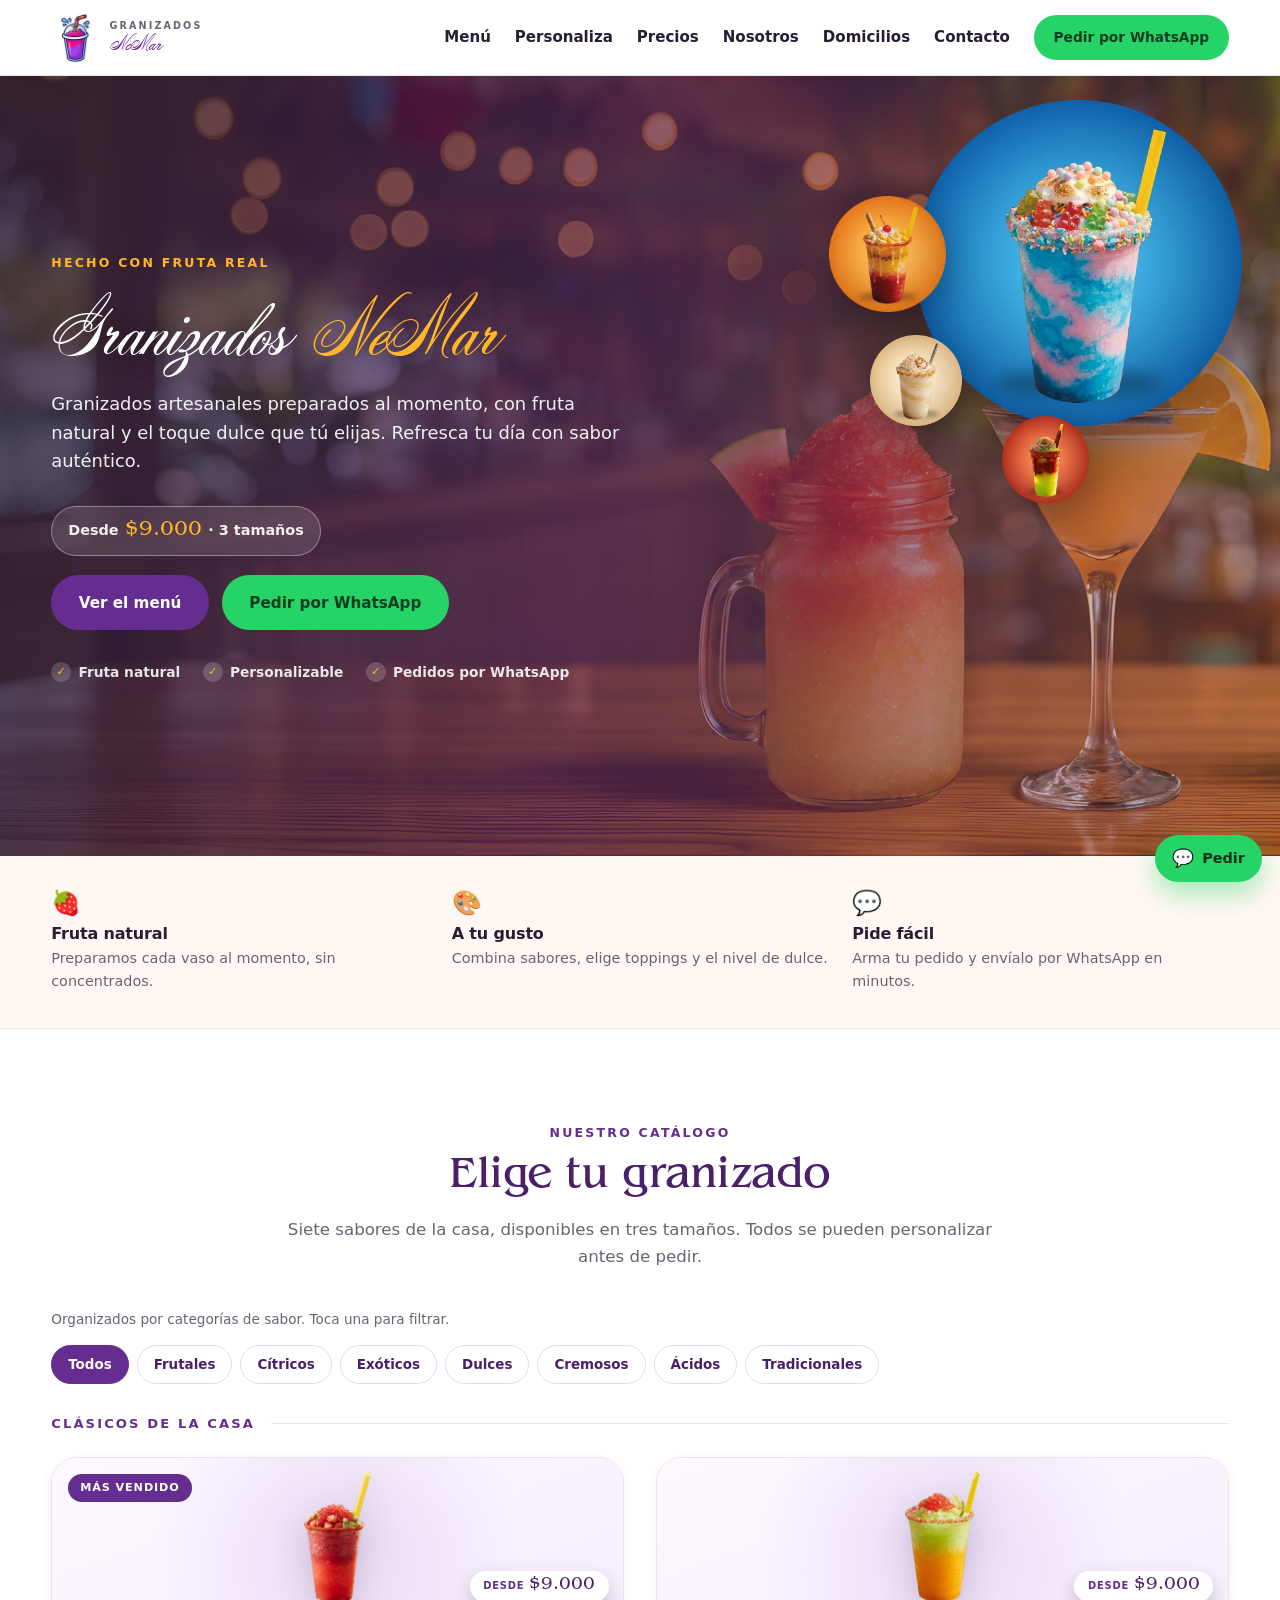
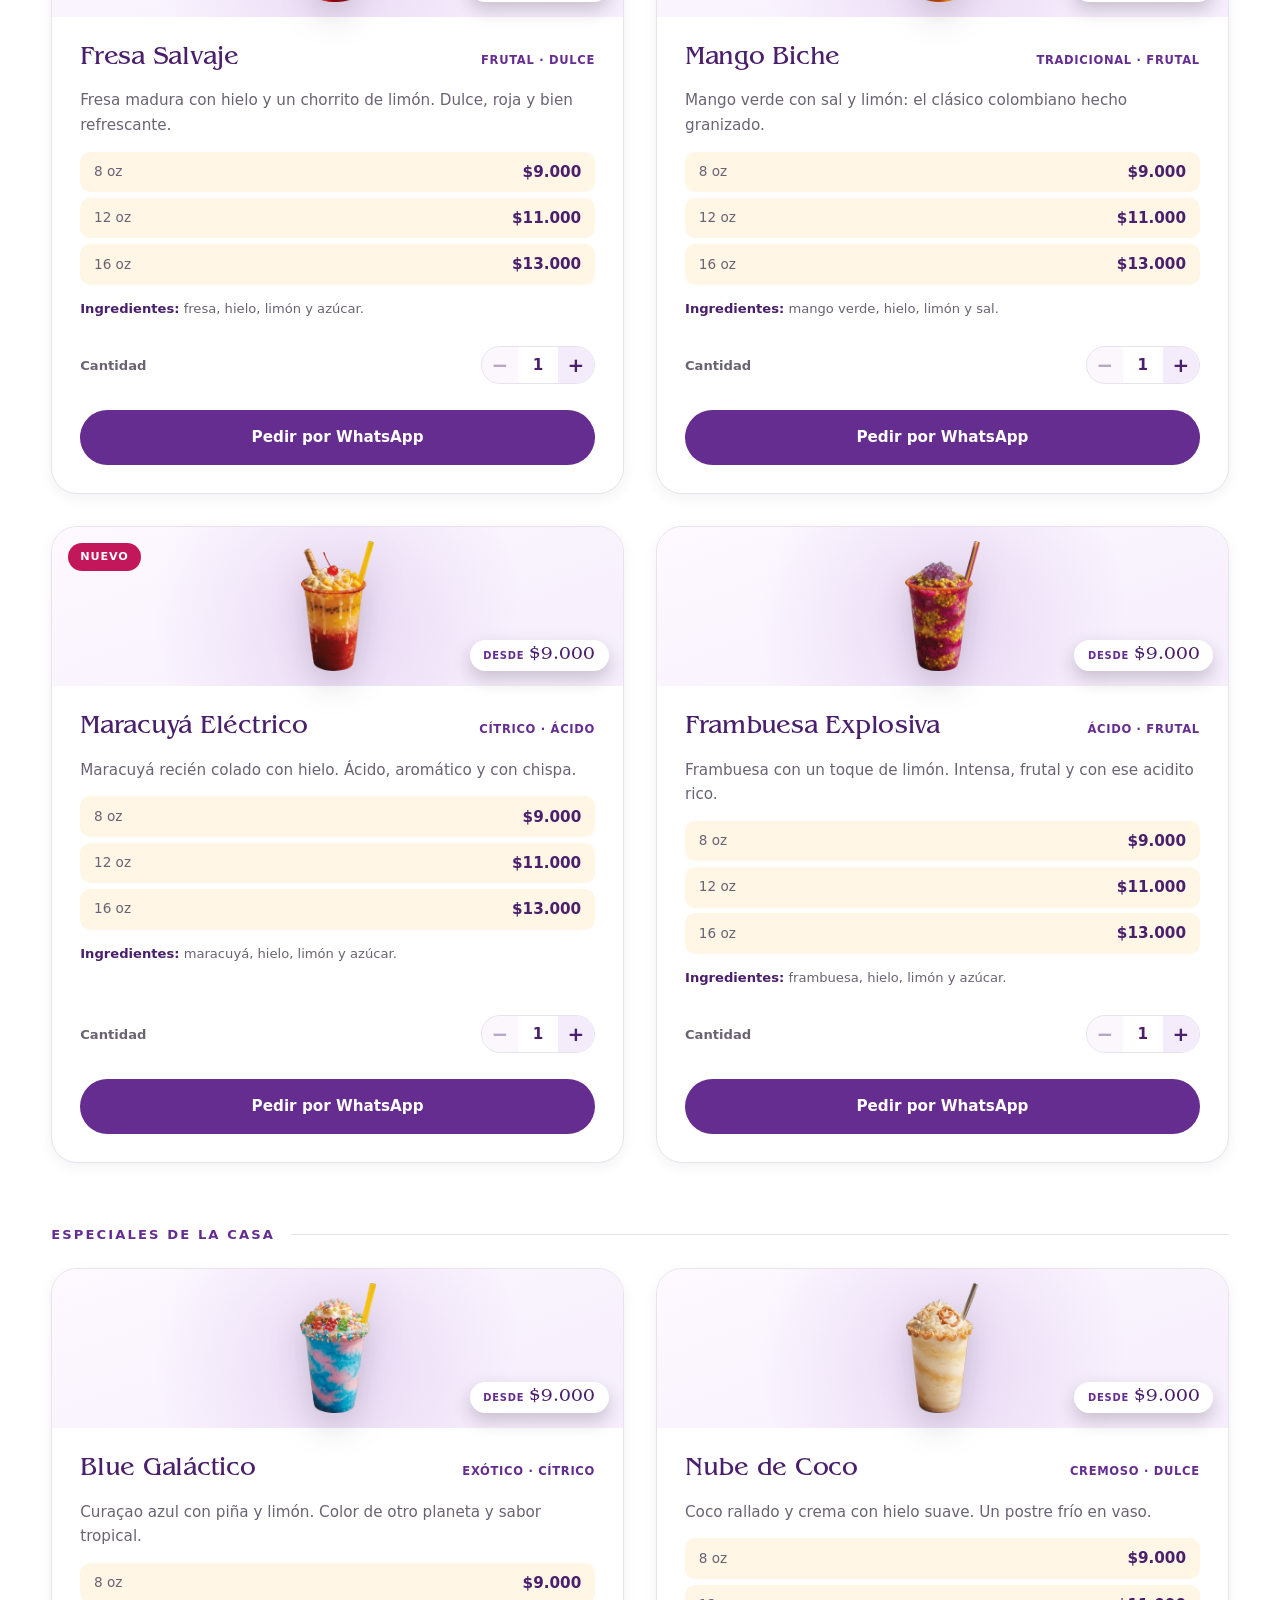
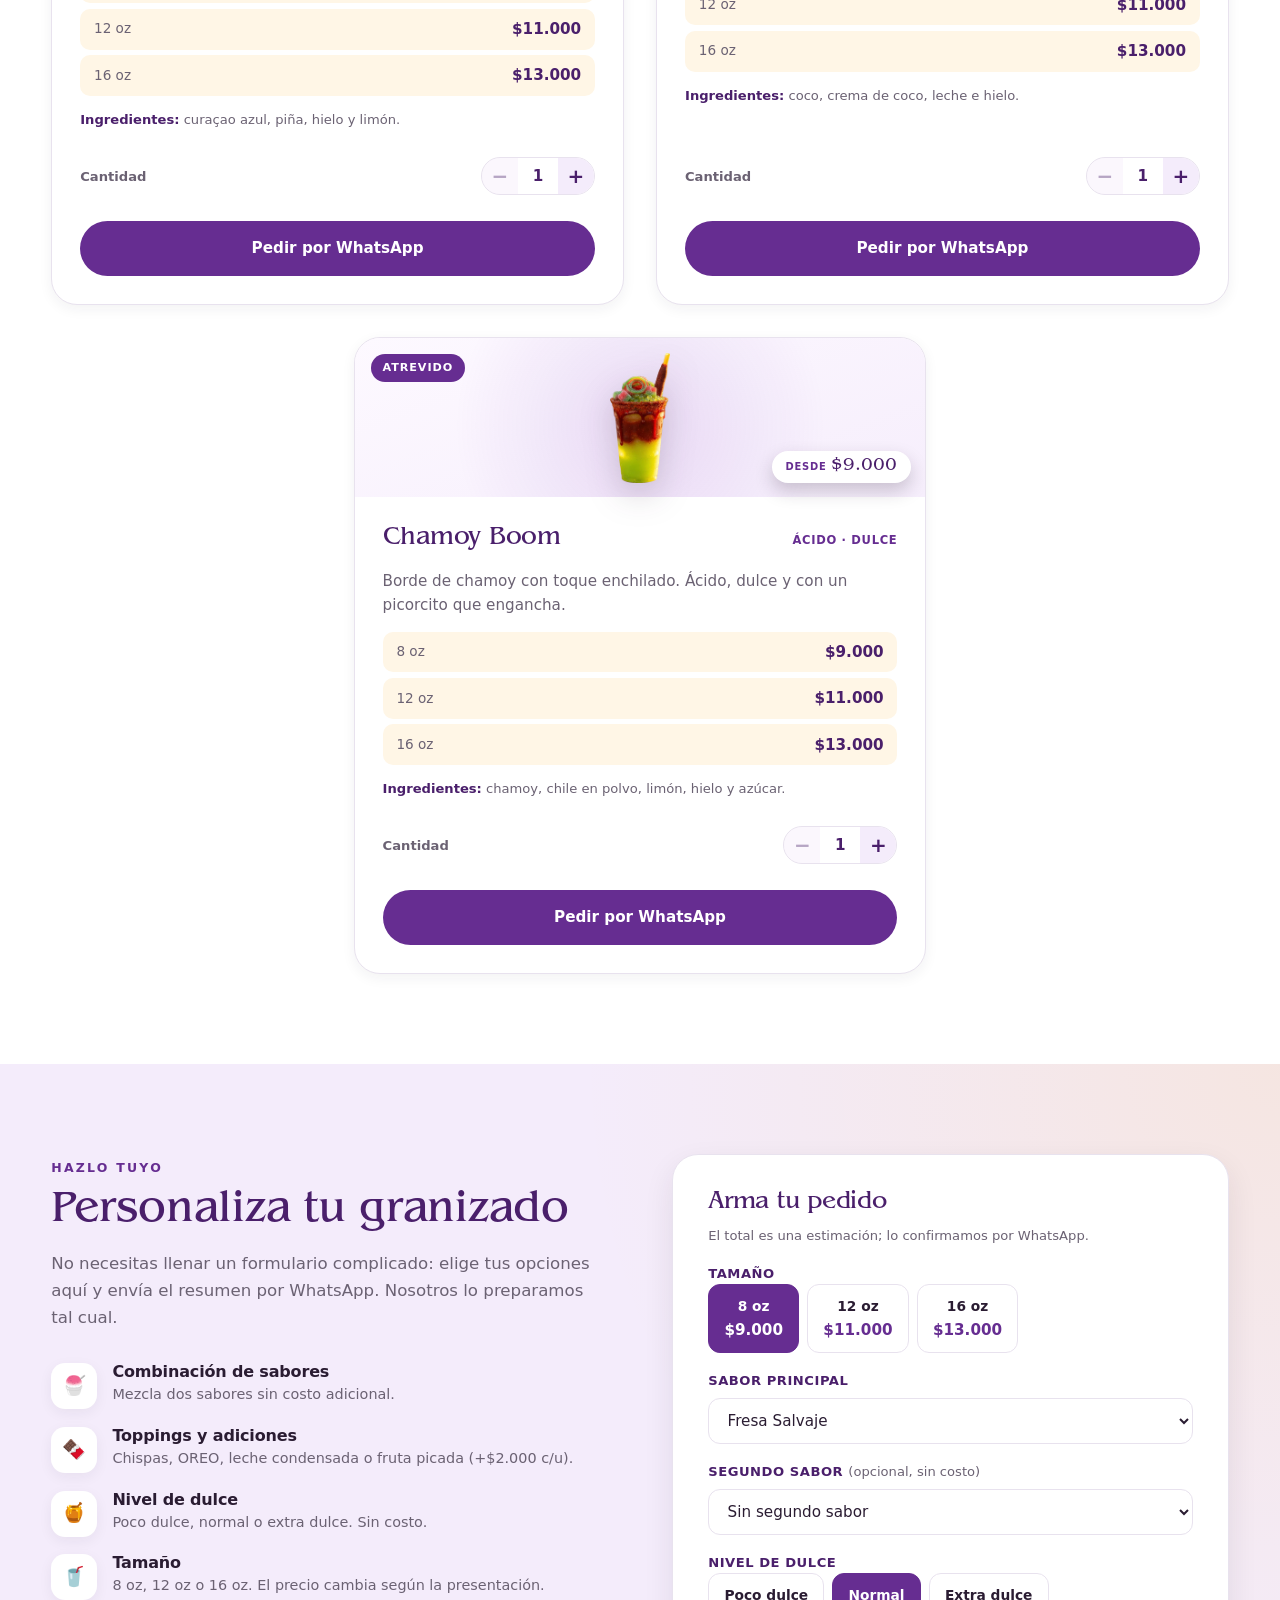
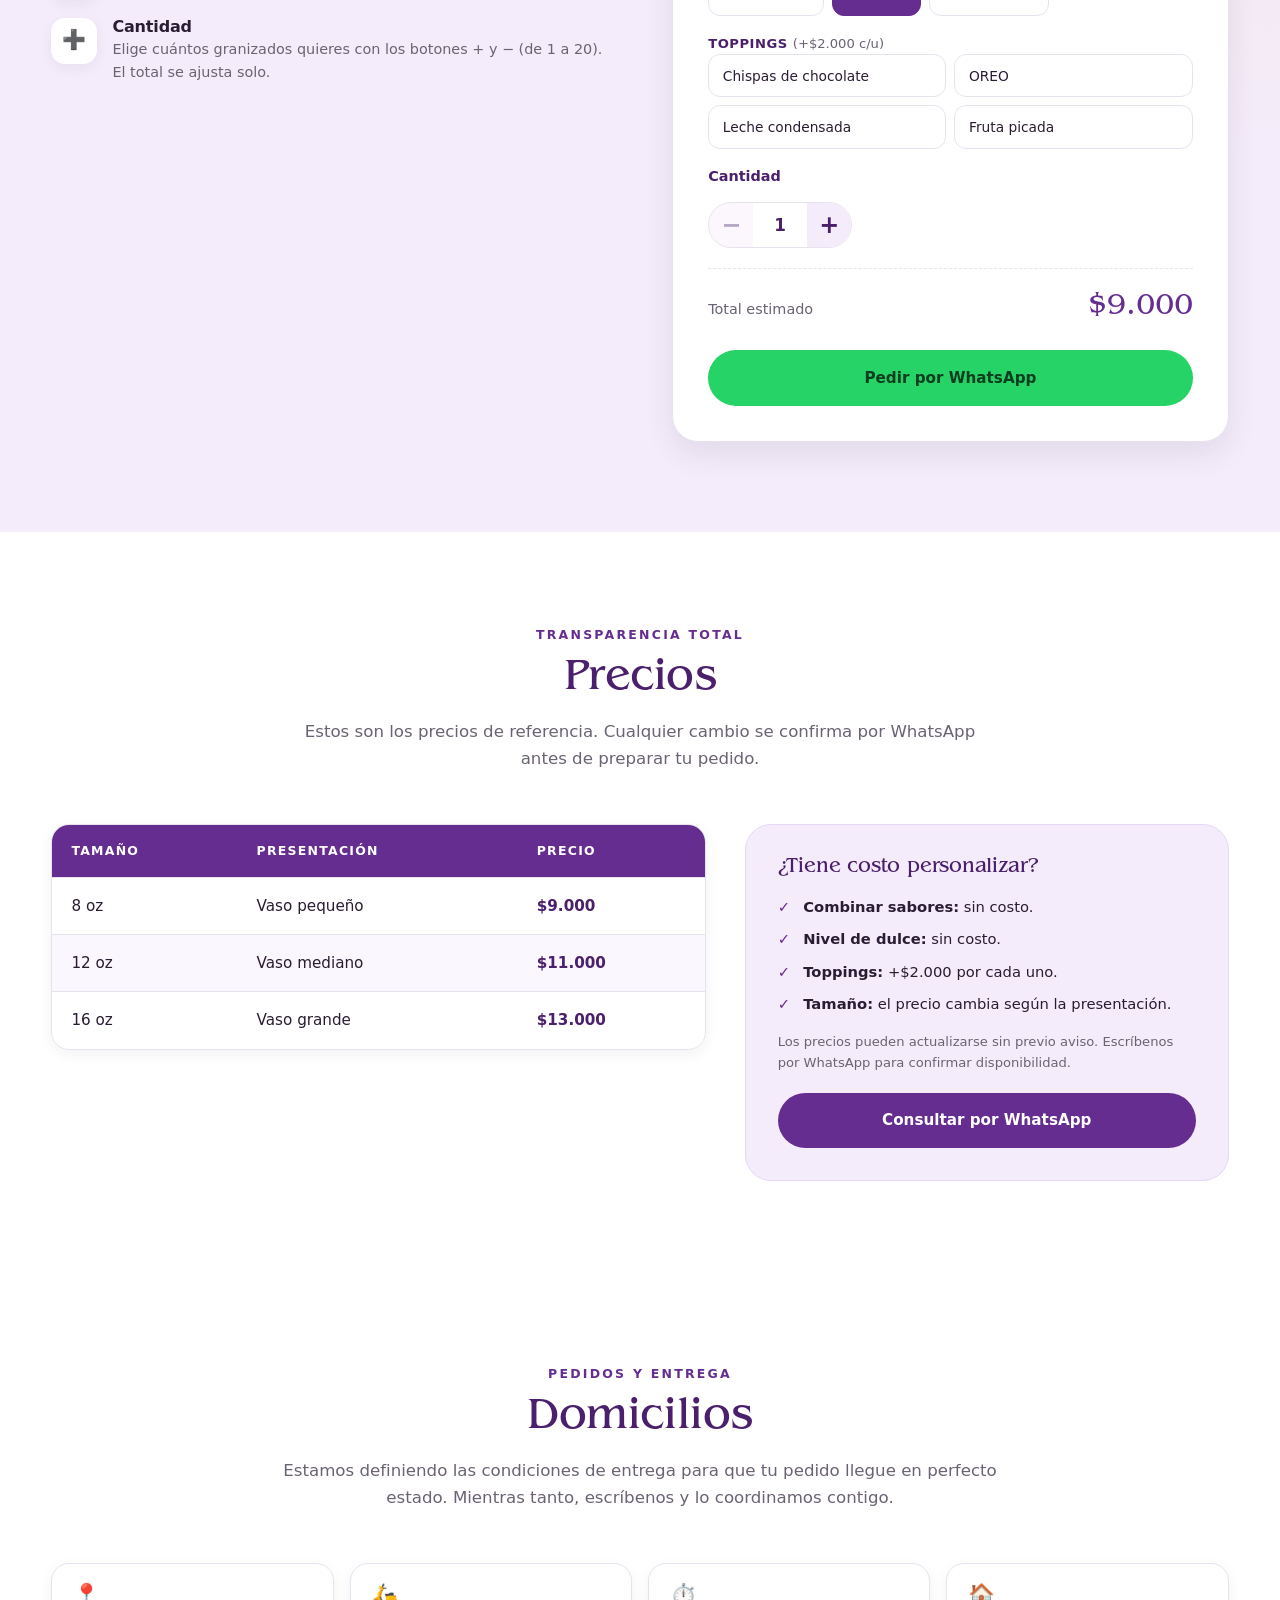
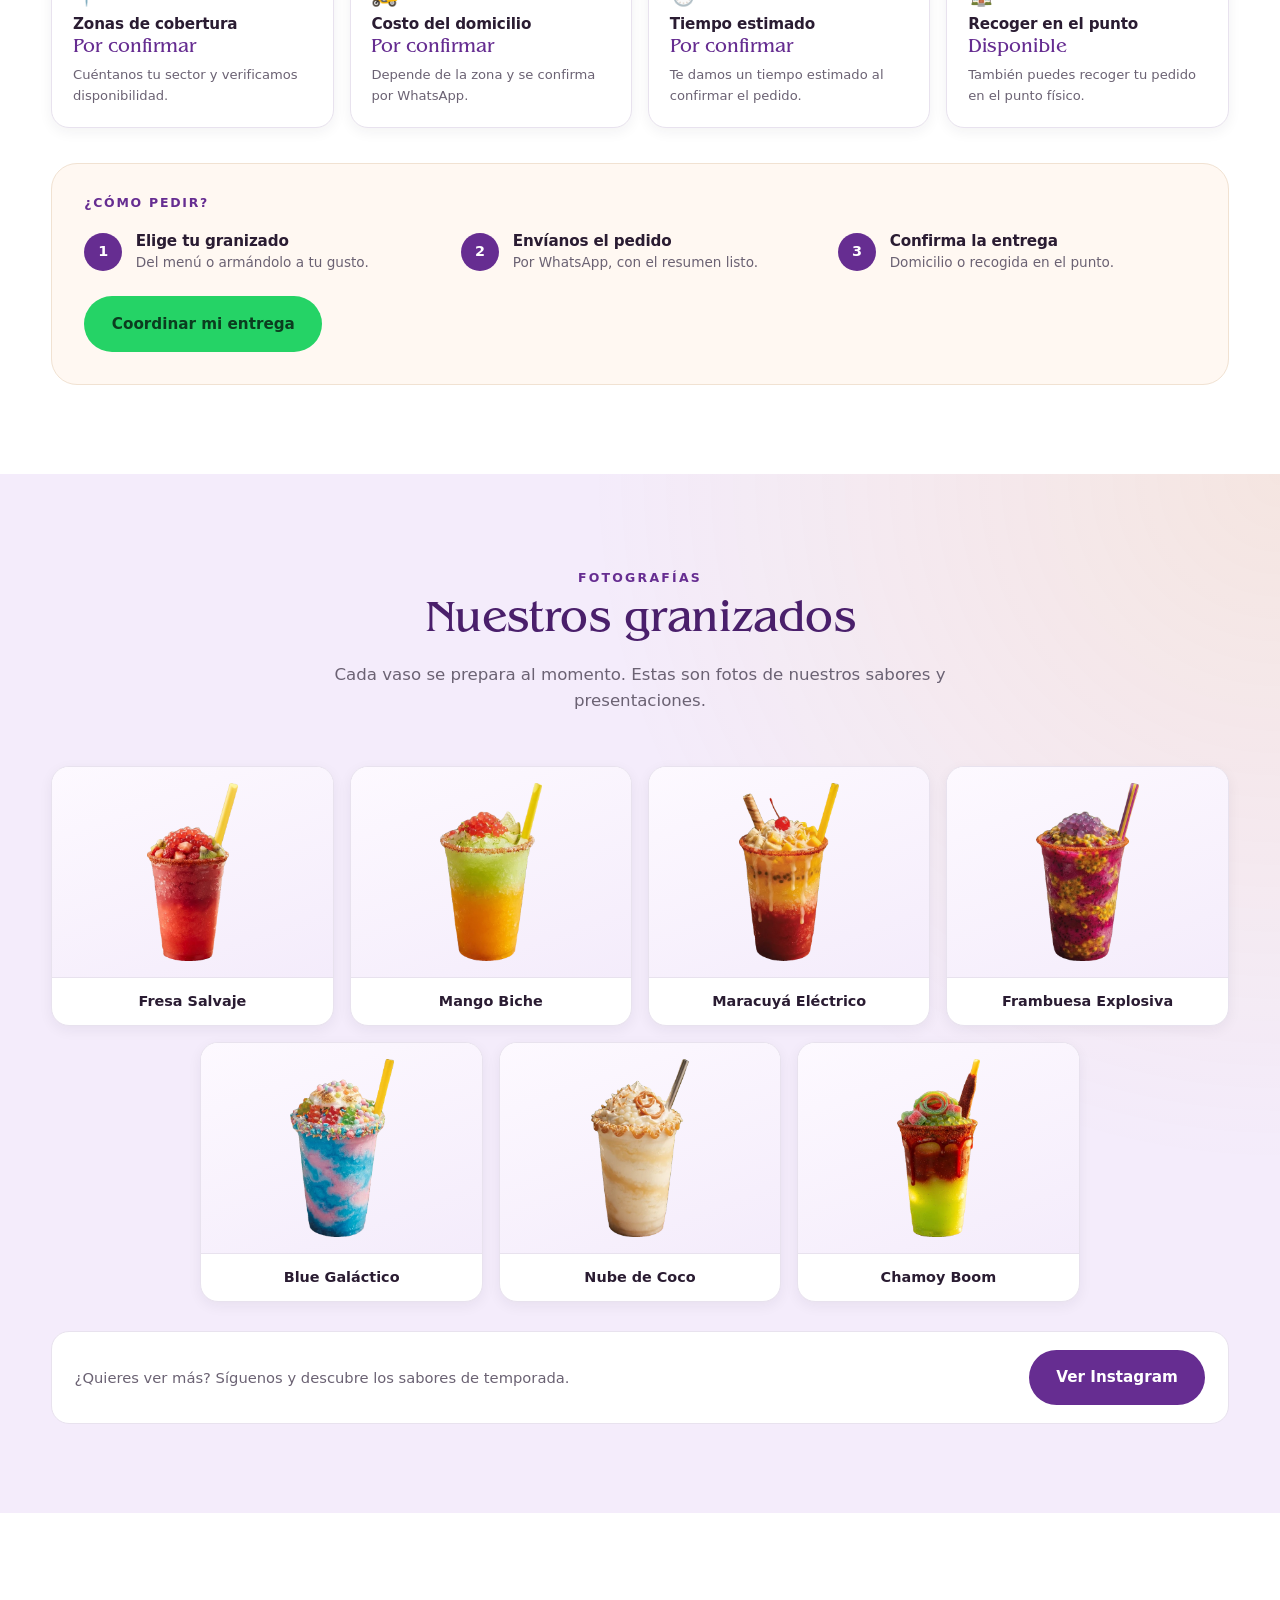
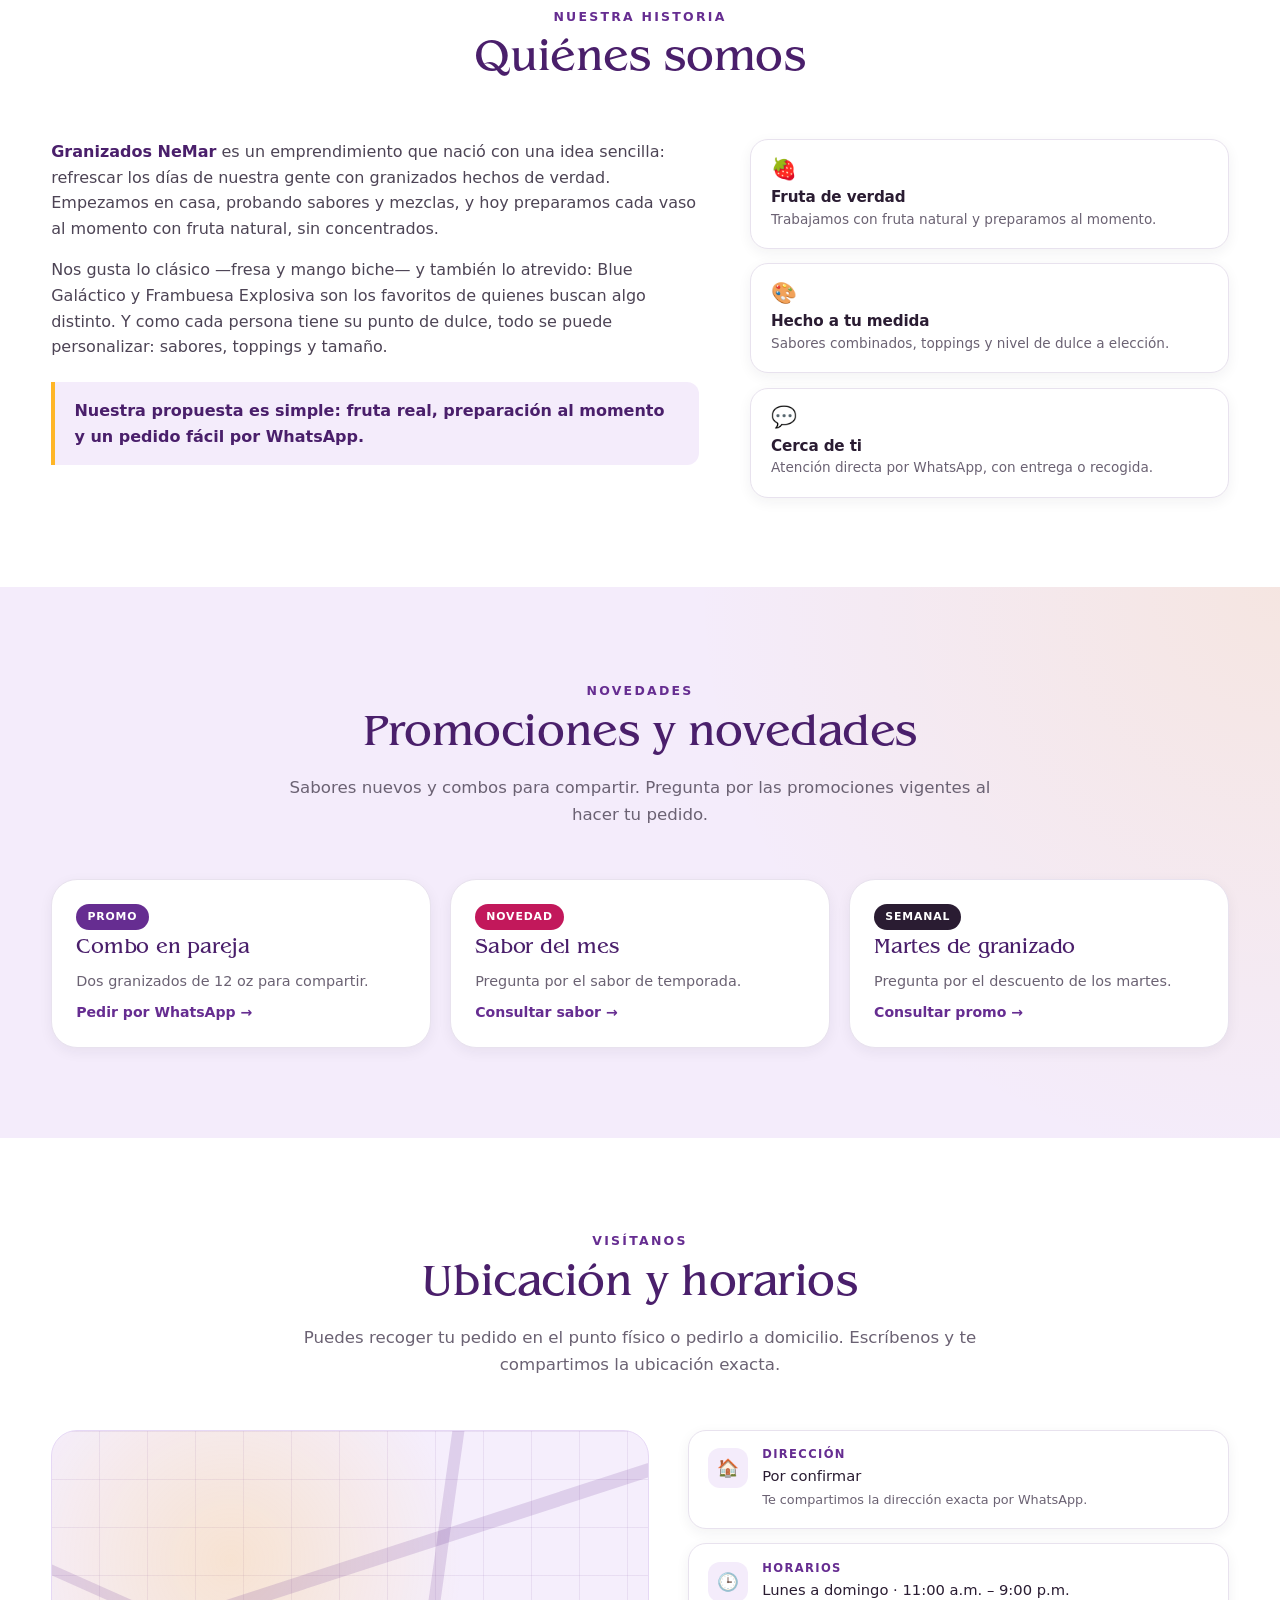
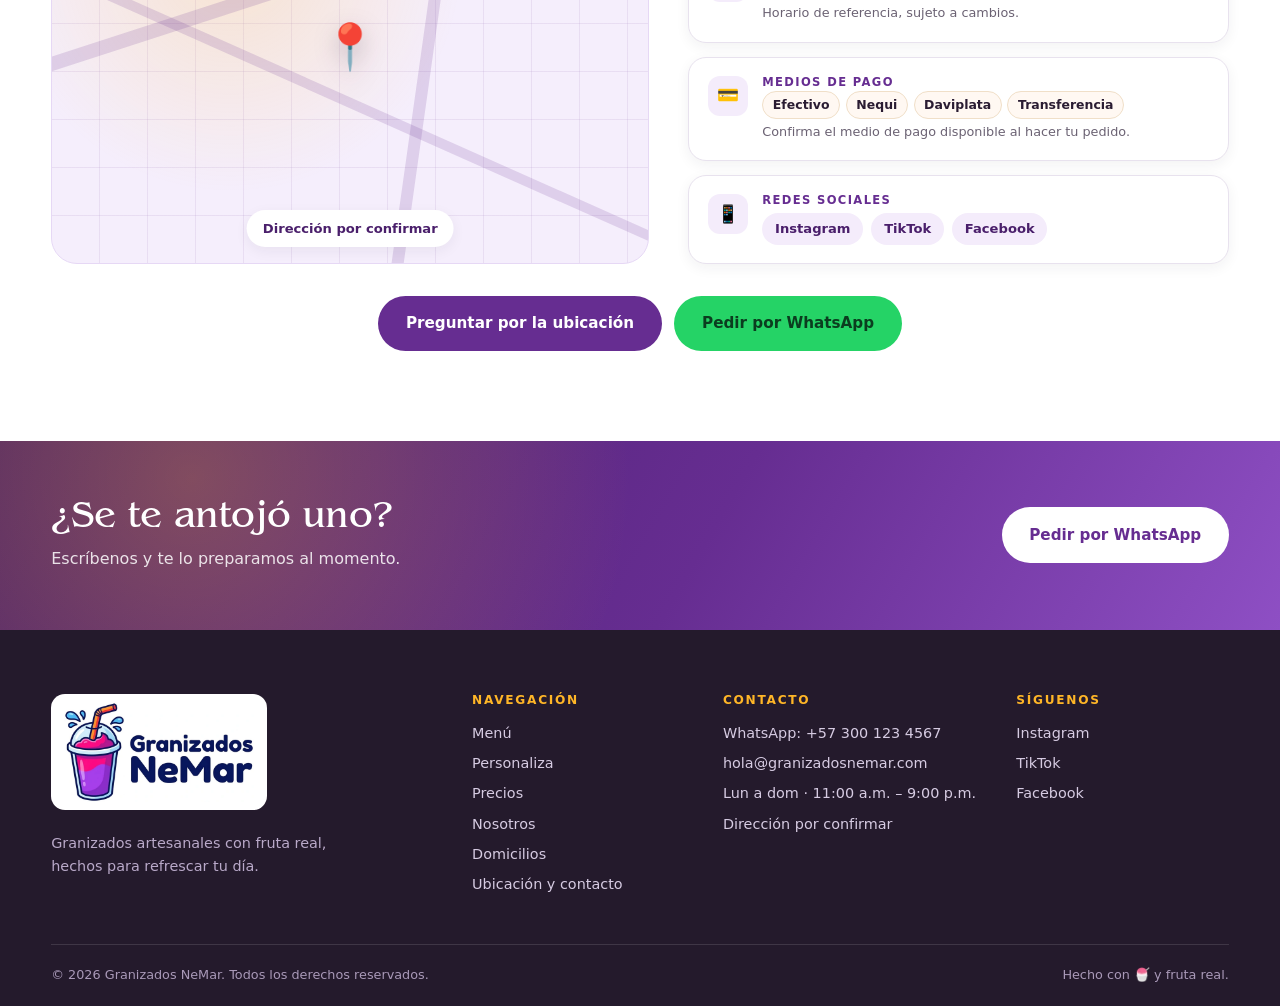
<file: index.html>
<!DOCTYPE html>
<html lang="es">
<head>
  <meta charset="UTF-8">
  <meta name="viewport" content="width=device-width, initial-scale=1.0">
  <title>Granizados NeMar | Granizados artesanales con fruta real</title>
  <meta name="description" content="Granizados NeMar: granizados artesanales preparados al momento con fruta natural. Elige sabores, toppings y nivel de dulce. Pide por WhatsApp.">
  <meta name="theme-color" content="#662D91">
  <link rel="stylesheet" href="styles.css?v=16">
</head>
<body>
  <a class="skip-link" href="#menu">Saltar al menú</a>

  <!-- ================= HEADER ================= -->
  <header class="site-header" id="site-header">
    <div class="container header-inner">
      <a class="brand" href="#inicio" aria-label="Granizados NeMar, ir al inicio">
        <img src="assets/img/logo-nemar-icono.webp" alt="Logo de Granizados NeMar" width="48" height="48">
        <span class="brand-text">
          <span class="brand-top">Granizados</span>
          <span class="brand-bottom">NeMar</span>
        </span>
      </a>

      <button class="nav-toggle" id="nav-toggle" aria-expanded="false" aria-controls="nav" aria-label="Abrir menú de navegación">
        <span></span><span></span><span></span>
      </button>

      <nav class="nav" id="nav" aria-label="Navegación principal">
        <a href="#menu">Menú</a>
        <a href="#personaliza">Personaliza</a>
        <a href="#precios">Precios</a>
        <a href="#nosotros">Nosotros</a>
        <a href="#domicilios">Domicilios</a>
        <a href="#contacto">Contacto</a>
        <a class="btn btn-wa btn-sm" href="#"
           data-wa="Hola, quiero hacer un pedido de granizados 🍧">Pedir por WhatsApp</a>
      </nav>
    </div>
  </header>

  <main>
    <!-- ================= HERO / INICIO ================= -->
    <section class="hero" id="inicio">
      <div class="hero-overlay" aria-hidden="true"></div>
      <div class="container hero-grid">
        <div class="hero-copy">
          <p class="eyebrow">Hecho con fruta real</p>
          <h1 class="hero-title">
            <span class="hero-brand">Granizados</span>
            <span class="hero-brand-alt">NeMar</span>
          </h1>
          <p class="hero-lead">
            Granizados artesanales preparados al momento, con fruta natural
            y el toque dulce que tú elijas. Refresca tu día con sabor auténtico.
          </p>
          <p class="hero-price">Desde <strong>$9.000</strong> · 3 tamaños</p>
          <div class="hero-actions">
            <a class="btn btn-primary" href="#menu">Ver el menú</a>
            <a class="btn btn-wa" href="#"
               data-wa="Hola, quiero hacer un pedido de granizados 🍧">Pedir por WhatsApp</a>
          </div>
          <ul class="hero-badges">
            <li>Fruta natural</li>
            <li>Personalizable</li>
            <li>Pedidos por WhatsApp</li>
          </ul>
        </div>

        <div class="hero-art" aria-hidden="true">
          <img class="hero-circle" src="assets/img/circulo-blue-galactico.webp" alt="">
          <img class="hero-circle-sm hero-circle-sm--1" src="assets/img/circulo-nube-de-coco.webp" alt="">
          <img class="hero-circle-sm hero-circle-sm--2" src="assets/img/circulo-maracuya-electrico.webp" alt="">
          <img class="hero-circle-sm hero-circle-sm--3" src="assets/img/circulo-chamoy-boom.webp" alt="">
        </div>
      </div>
    </section>

    <!-- ================= BENEFICIOS ================= -->
    <section class="benefits" aria-label="Por qué elegirnos">
      <div class="container benefits-grid">
        <article class="benefit">
          <span class="benefit-icon" aria-hidden="true">🍓</span>
          <h2>Fruta natural</h2>
          <p>Preparamos cada vaso al momento, sin concentrados.</p>
        </article>
        <article class="benefit">
          <span class="benefit-icon" aria-hidden="true">🎨</span>
          <h2>A tu gusto</h2>
          <p>Combina sabores, elige toppings y el nivel de dulce.</p>
        </article>
        <article class="benefit">
          <span class="benefit-icon" aria-hidden="true">💬</span>
          <h2>Pide fácil</h2>
          <p>Arma tu pedido y envíalo por WhatsApp en minutos.</p>
        </article>
      </div>
    </section>

    <!-- ================= MENÚ ================= -->
    <section class="section" id="menu">
      <div class="container">
        <header class="section-head">
          <p class="eyebrow eyebrow--dark">Nuestro catálogo</p>
          <h2 class="section-title">Elige tu granizado</h2>
          <p class="section-sub">
            Siete sabores de la casa, disponibles en tres tamaños.
            Todos se pueden personalizar antes de pedir.
          </p>
        </header>

        <p class="filter-hint">Organizados por categorías de sabor. Toca una para filtrar.</p>

        <div class="flavor-filters" role="group" aria-label="Filtrar granizados por tipo de sabor">
          <button type="button" class="filter-chip is-active" data-filter="todos" aria-pressed="true">Todos</button>
          <button type="button" class="filter-chip" data-filter="frutal" aria-pressed="false">Frutales</button>
          <button type="button" class="filter-chip" data-filter="citrico" aria-pressed="false">Cítricos</button>
          <button type="button" class="filter-chip" data-filter="exotico" aria-pressed="false">Exóticos</button>
          <button type="button" class="filter-chip" data-filter="dulce" aria-pressed="false">Dulces</button>
          <button type="button" class="filter-chip" data-filter="cremoso" aria-pressed="false">Cremosos</button>
          <button type="button" class="filter-chip" data-filter="acido" aria-pressed="false">Ácidos</button>
          <button type="button" class="filter-chip" data-filter="tradicional" aria-pressed="false">Tradicionales</button>
        </div>

        <p class="filter-empty" id="filter-empty" hidden>
          Todavía no tenemos granizados en esta categoría. Pregúntanos por WhatsApp.
        </p>

        <div class="menu-group">
          <h3 class="menu-group-title"><span>Clásicos de la casa</span></h3>
          <div class="product-grid">
            <!-- Fresa Salvaje -->
            <article class="product-card" data-cats="frutal dulce">
              <div class="product-media">
                <span class="tag">Más vendido</span>
                <img src="assets/img/fresa-salvaje.webp" alt="Granizado de fresa salvaje" loading="lazy">
                <span class="price-badge"><small>Desde</small>$9.000</span>
              </div>
              <div class="product-body">
                <div class="product-head">
                  <h4 class="product-name">Fresa Salvaje</h4>
                  <p class="product-cats">Frutal · Dulce</p>
                </div>
                <p class="product-desc">
                  Fresa madura con hielo y un chorrito de limón. Dulce, roja y bien refrescante.
                </p>
                <ul class="size-list" aria-label="Precios de Fresa Salvaje por tamaño">
                  <li><button type="button" class="size-option" data-product="Fresa Salvaje" data-size="8 oz" data-price="9000"><span>8 oz</span><b>$9.000</b></button></li>
                  <li><button type="button" class="size-option" data-product="Fresa Salvaje" data-size="12 oz" data-price="11000"><span>12 oz</span><b>$11.000</b></button></li>
                  <li><button type="button" class="size-option" data-product="Fresa Salvaje" data-size="16 oz" data-price="13000"><span>16 oz</span><b>$13.000</b></button></li>
                </ul>
                <p class="product-ingredients"><strong>Ingredientes:</strong> fresa, hielo, limón y azúcar.</p>
                <div class="card-qty">
                  <span>Cantidad</span>
                  <div class="qty-control qty-control--sm" role="group" aria-label="Cantidad">
                    <button type="button" class="qty-btn" data-qty-action="dec" aria-label="Disminuir cantidad">−</button>
                    <output class="qty-value" aria-live="polite">1</output>
                    <button type="button" class="qty-btn" data-qty-action="inc" aria-label="Aumentar cantidad">+</button>
                  </div>
                </div>
                <button class="btn btn-primary btn-block" data-product="Fresa Salvaje">
                  Pedir por WhatsApp
                </button>
              </div>
            </article>
            <!-- Mango Biche -->
            <article class="product-card" data-cats="tradicional frutal citrico acido">
              <div class="product-media">
                <img src="assets/img/mango-biche.webp" alt="Granizado de mango biche" loading="lazy">
                <span class="price-badge"><small>Desde</small>$9.000</span>
              </div>
              <div class="product-body">
                <div class="product-head">
                  <h4 class="product-name">Mango Biche</h4>
                  <p class="product-cats">Tradicional · Frutal</p>
                </div>
                <p class="product-desc">
                  Mango verde con sal y limón: el clásico colombiano hecho granizado.
                </p>
                <ul class="size-list" aria-label="Precios de Mango Biche por tamaño">
                  <li><button type="button" class="size-option" data-product="Mango Biche" data-size="8 oz" data-price="9000"><span>8 oz</span><b>$9.000</b></button></li>
                  <li><button type="button" class="size-option" data-product="Mango Biche" data-size="12 oz" data-price="11000"><span>12 oz</span><b>$11.000</b></button></li>
                  <li><button type="button" class="size-option" data-product="Mango Biche" data-size="16 oz" data-price="13000"><span>16 oz</span><b>$13.000</b></button></li>
                </ul>
                <p class="product-ingredients"><strong>Ingredientes:</strong> mango verde, hielo, limón y sal.</p>
                <div class="card-qty">
                  <span>Cantidad</span>
                  <div class="qty-control qty-control--sm" role="group" aria-label="Cantidad">
                    <button type="button" class="qty-btn" data-qty-action="dec" aria-label="Disminuir cantidad">−</button>
                    <output class="qty-value" aria-live="polite">1</output>
                    <button type="button" class="qty-btn" data-qty-action="inc" aria-label="Aumentar cantidad">+</button>
                  </div>
                </div>
                <button class="btn btn-primary btn-block" data-product="Mango Biche">
                  Pedir por WhatsApp
                </button>
              </div>
            </article>
            <!-- Maracuyá Eléctrico -->
            <article class="product-card" data-cats="citrico acido">
              <div class="product-media">
                <span class="tag tag--pink">Nuevo</span>
                <img src="assets/img/maracuya-electrico.webp" alt="Granizado de maracuyá eléctrico" loading="lazy">
                <span class="price-badge"><small>Desde</small>$9.000</span>
              </div>
              <div class="product-body">
                <div class="product-head">
                  <h4 class="product-name">Maracuyá Eléctrico</h4>
                  <p class="product-cats">Cítrico · Ácido</p>
                </div>
                <p class="product-desc">
                  Maracuyá recién colado con hielo. Ácido, aromático y con chispa.
                </p>
                <ul class="size-list" aria-label="Precios de Maracuyá Eléctrico por tamaño">
                  <li><button type="button" class="size-option" data-product="Maracuyá Eléctrico" data-size="8 oz" data-price="9000"><span>8 oz</span><b>$9.000</b></button></li>
                  <li><button type="button" class="size-option" data-product="Maracuyá Eléctrico" data-size="12 oz" data-price="11000"><span>12 oz</span><b>$11.000</b></button></li>
                  <li><button type="button" class="size-option" data-product="Maracuyá Eléctrico" data-size="16 oz" data-price="13000"><span>16 oz</span><b>$13.000</b></button></li>
                </ul>
                <p class="product-ingredients"><strong>Ingredientes:</strong> maracuyá, hielo, limón y azúcar.</p>
                <div class="card-qty">
                  <span>Cantidad</span>
                  <div class="qty-control qty-control--sm" role="group" aria-label="Cantidad">
                    <button type="button" class="qty-btn" data-qty-action="dec" aria-label="Disminuir cantidad">−</button>
                    <output class="qty-value" aria-live="polite">1</output>
                    <button type="button" class="qty-btn" data-qty-action="inc" aria-label="Aumentar cantidad">+</button>
                  </div>
                </div>
                <button class="btn btn-primary btn-block" data-product="Maracuyá Eléctrico">
                  Pedir por WhatsApp
                </button>
              </div>
            </article>
            <!-- Frambuesa Explosiva -->
            <article class="product-card" data-cats="acido frutal dulce">
              <div class="product-media">
                <img src="assets/img/mora-magnetica.webp" alt="Granizado de frambuesa explosiva" loading="lazy">
                <span class="price-badge"><small>Desde</small>$9.000</span>
              </div>
              <div class="product-body">
                <div class="product-head">
                  <h4 class="product-name">Frambuesa Explosiva</h4>
                  <p class="product-cats">Ácido · Frutal</p>
                </div>
                <p class="product-desc">
                  Frambuesa con un toque de limón. Intensa, frutal y con ese acidito rico.
                </p>
                <ul class="size-list" aria-label="Precios de Frambuesa Explosiva por tamaño">
                  <li><button type="button" class="size-option" data-product="Frambuesa Explosiva" data-size="8 oz" data-price="9000"><span>8 oz</span><b>$9.000</b></button></li>
                  <li><button type="button" class="size-option" data-product="Frambuesa Explosiva" data-size="12 oz" data-price="11000"><span>12 oz</span><b>$11.000</b></button></li>
                  <li><button type="button" class="size-option" data-product="Frambuesa Explosiva" data-size="16 oz" data-price="13000"><span>16 oz</span><b>$13.000</b></button></li>
                </ul>
                <p class="product-ingredients"><strong>Ingredientes:</strong> frambuesa, hielo, limón y azúcar.</p>
                <div class="card-qty">
                  <span>Cantidad</span>
                  <div class="qty-control qty-control--sm" role="group" aria-label="Cantidad">
                    <button type="button" class="qty-btn" data-qty-action="dec" aria-label="Disminuir cantidad">−</button>
                    <output class="qty-value" aria-live="polite">1</output>
                    <button type="button" class="qty-btn" data-qty-action="inc" aria-label="Aumentar cantidad">+</button>
                  </div>
                </div>
                <button class="btn btn-primary btn-block" data-product="Frambuesa Explosiva">
                  Pedir por WhatsApp
                </button>
              </div>
            </article>
          </div>
        </div>

        <div class="menu-group">
          <h3 class="menu-group-title"><span>Especiales de la casa</span></h3>
          <div class="product-grid">
            <!-- Blue Galáctico -->
            <article class="product-card" data-cats="exotico citrico dulce">
              <div class="product-media">
                <img src="assets/img/blue-galactico.webp" alt="Granizado de blue galáctico" loading="lazy">
                <span class="price-badge"><small>Desde</small>$9.000</span>
              </div>
              <div class="product-body">
                <div class="product-head">
                  <h4 class="product-name">Blue Galáctico</h4>
                  <p class="product-cats">Exótico · Cítrico</p>
                </div>
                <p class="product-desc">
                  Curaçao azul con piña y limón. Color de otro planeta y sabor tropical.
                </p>
                <ul class="size-list" aria-label="Precios de Blue Galáctico por tamaño">
                  <li><button type="button" class="size-option" data-product="Blue Galáctico" data-size="8 oz" data-price="9000"><span>8 oz</span><b>$9.000</b></button></li>
                  <li><button type="button" class="size-option" data-product="Blue Galáctico" data-size="12 oz" data-price="11000"><span>12 oz</span><b>$11.000</b></button></li>
                  <li><button type="button" class="size-option" data-product="Blue Galáctico" data-size="16 oz" data-price="13000"><span>16 oz</span><b>$13.000</b></button></li>
                </ul>
                <p class="product-ingredients"><strong>Ingredientes:</strong> curaçao azul, piña, hielo y limón.</p>
                <div class="card-qty">
                  <span>Cantidad</span>
                  <div class="qty-control qty-control--sm" role="group" aria-label="Cantidad">
                    <button type="button" class="qty-btn" data-qty-action="dec" aria-label="Disminuir cantidad">−</button>
                    <output class="qty-value" aria-live="polite">1</output>
                    <button type="button" class="qty-btn" data-qty-action="inc" aria-label="Aumentar cantidad">+</button>
                  </div>
                </div>
                <button class="btn btn-primary btn-block" data-product="Blue Galáctico">
                  Pedir por WhatsApp
                </button>
              </div>
            </article>
            <!-- Nube de Coco -->
            <article class="product-card" data-cats="cremoso dulce">
              <div class="product-media">
                <img src="assets/img/nube-de-coco.webp" alt="Granizado de nube de coco" loading="lazy">
                <span class="price-badge"><small>Desde</small>$9.000</span>
              </div>
              <div class="product-body">
                <div class="product-head">
                  <h4 class="product-name">Nube de Coco</h4>
                  <p class="product-cats">Cremoso · Dulce</p>
                </div>
                <p class="product-desc">
                  Coco rallado y crema con hielo suave. Un postre frío en vaso.
                </p>
                <ul class="size-list" aria-label="Precios de Nube de Coco por tamaño">
                  <li><button type="button" class="size-option" data-product="Nube de Coco" data-size="8 oz" data-price="9000"><span>8 oz</span><b>$9.000</b></button></li>
                  <li><button type="button" class="size-option" data-product="Nube de Coco" data-size="12 oz" data-price="11000"><span>12 oz</span><b>$11.000</b></button></li>
                  <li><button type="button" class="size-option" data-product="Nube de Coco" data-size="16 oz" data-price="13000"><span>16 oz</span><b>$13.000</b></button></li>
                </ul>
                <p class="product-ingredients"><strong>Ingredientes:</strong> coco, crema de coco, leche e hielo.</p>
                <div class="card-qty">
                  <span>Cantidad</span>
                  <div class="qty-control qty-control--sm" role="group" aria-label="Cantidad">
                    <button type="button" class="qty-btn" data-qty-action="dec" aria-label="Disminuir cantidad">−</button>
                    <output class="qty-value" aria-live="polite">1</output>
                    <button type="button" class="qty-btn" data-qty-action="inc" aria-label="Aumentar cantidad">+</button>
                  </div>
                </div>
                <button class="btn btn-primary btn-block" data-product="Nube de Coco">
                  Pedir por WhatsApp
                </button>
              </div>
            </article>
            <!-- Chamoy Boom -->
            <article class="product-card" data-cats="acido dulce">
              <div class="product-media">
                <span class="tag">Atrevido</span>
                <img src="assets/img/chamoy-boom.webp" alt="Granizado de chamoy boom" loading="lazy">
                <span class="price-badge"><small>Desde</small>$9.000</span>
              </div>
              <div class="product-body">
                <div class="product-head">
                  <h4 class="product-name">Chamoy Boom</h4>
                  <p class="product-cats">Ácido · Dulce</p>
                </div>
                <p class="product-desc">
                  Borde de chamoy con toque enchilado. Ácido, dulce y con un picorcito que engancha.
                </p>
                <ul class="size-list" aria-label="Precios de Chamoy Boom por tamaño">
                  <li><button type="button" class="size-option" data-product="Chamoy Boom" data-size="8 oz" data-price="9000"><span>8 oz</span><b>$9.000</b></button></li>
                  <li><button type="button" class="size-option" data-product="Chamoy Boom" data-size="12 oz" data-price="11000"><span>12 oz</span><b>$11.000</b></button></li>
                  <li><button type="button" class="size-option" data-product="Chamoy Boom" data-size="16 oz" data-price="13000"><span>16 oz</span><b>$13.000</b></button></li>
                </ul>
                <p class="product-ingredients"><strong>Ingredientes:</strong> chamoy, chile en polvo, limón, hielo y azúcar.</p>
                <div class="card-qty">
                  <span>Cantidad</span>
                  <div class="qty-control qty-control--sm" role="group" aria-label="Cantidad">
                    <button type="button" class="qty-btn" data-qty-action="dec" aria-label="Disminuir cantidad">−</button>
                    <output class="qty-value" aria-live="polite">1</output>
                    <button type="button" class="qty-btn" data-qty-action="inc" aria-label="Aumentar cantidad">+</button>
                  </div>
                </div>
                <button class="btn btn-primary btn-block" data-product="Chamoy Boom">
                  Pedir por WhatsApp
                </button>
              </div>
            </article>
          </div>
        </div>
      </div>
    </section>

    <!-- ================= PERSONALIZACIÓN ================= -->
    <section class="section section-alt" id="personaliza">
      <div class="container split">
        <div class="split-copy">
          <p class="eyebrow eyebrow--dark">Hazlo tuyo</p>
          <h2 class="section-title">Personaliza tu granizado</h2>
          <p class="section-sub">
            No necesitas llenar un formulario complicado: elige tus opciones
            aquí y envía el resumen por WhatsApp. Nosotros lo preparamos tal cual.
          </p>

          <ul class="option-list">
            <li>
              <span class="option-icon" aria-hidden="true">🍧</span>
              <div>
                <h3>Combinación de sabores</h3>
                <p>Mezcla dos sabores sin costo adicional.</p>
              </div>
            </li>
            <li>
              <span class="option-icon" aria-hidden="true">🍫</span>
              <div>
                <h3>Toppings y adiciones</h3>
                <p>Chispas, OREO, leche condensada o fruta picada (+$2.000 c/u).</p>
              </div>
            </li>
            <li>
              <span class="option-icon" aria-hidden="true">🍯</span>
              <div>
                <h3>Nivel de dulce</h3>
                <p>Poco dulce, normal o extra dulce. Sin costo.</p>
              </div>
            </li>
            <li>
              <span class="option-icon" aria-hidden="true">🥤</span>
              <div>
                <h3>Tamaño</h3>
                <p>8 oz, 12 oz o 16 oz. El precio cambia según la presentación.</p>
              </div>
            </li>
            <li>
              <span class="option-icon" aria-hidden="true">➕</span>
              <div>
                <h3>Cantidad</h3>
                <p>Elige cuántos granizados quieres con los botones + y − (de 1 a 20). El total se ajusta solo.</p>
              </div>
            </li>
          </ul>
        </div>

        <form class="builder" id="builder" aria-labelledby="builder-title">
          <h3 class="builder-title" id="builder-title">Arma tu pedido</h3>
          <p class="builder-note">El total es una estimación; lo confirmamos por WhatsApp.</p>

          <fieldset class="field">
            <legend>Tamaño</legend>
            <div class="radio-row">
              <label class="radio-pill">
                <input type="radio" name="size" value="8 oz" data-price="9000" checked>
                <span>8 oz <b>$9.000</b></span>
              </label>
              <label class="radio-pill">
                <input type="radio" name="size" value="12 oz" data-price="11000">
                <span>12 oz <b>$11.000</b></span>
              </label>
              <label class="radio-pill">
                <input type="radio" name="size" value="16 oz" data-price="13000">
                <span>16 oz <b>$13.000</b></span>
              </label>
            </div>
          </fieldset>

          <div class="field">
            <label for="flavor-1">Sabor principal</label>
            <select id="flavor-1" name="flavor1">
              <option value="Fresa Salvaje">Fresa Salvaje</option>
              <option value="Mango Biche">Mango Biche</option>
              <option value="Maracuyá Eléctrico">Maracuyá Eléctrico</option>
              <option value="Frambuesa Explosiva">Frambuesa Explosiva</option>
              <option value="Blue Galáctico">Blue Galáctico</option>
              <option value="Nube de Coco">Nube de Coco</option>
              <option value="Chamoy Boom">Chamoy Boom</option>
            </select>
          </div>

          <div class="field">
            <label for="flavor-2">Segundo sabor <span class="hint">(opcional, sin costo)</span></label>
            <select id="flavor-2" name="flavor2">
              <option value="">Sin segundo sabor</option>
              <option value="Fresa Salvaje">Fresa Salvaje</option>
              <option value="Mango Biche">Mango Biche</option>
              <option value="Maracuyá Eléctrico">Maracuyá Eléctrico</option>
              <option value="Frambuesa Explosiva">Frambuesa Explosiva</option>
              <option value="Blue Galáctico">Blue Galáctico</option>
              <option value="Nube de Coco">Nube de Coco</option>
              <option value="Chamoy Boom">Chamoy Boom</option>
            </select>
          </div>

          <fieldset class="field">
            <legend>Nivel de dulce</legend>
            <div class="radio-row">
              <label class="radio-pill">
                <input type="radio" name="sweet" value="Poco dulce">
                <span>Poco dulce</span>
              </label>
              <label class="radio-pill">
                <input type="radio" name="sweet" value="Normal" checked>
                <span>Normal</span>
              </label>
              <label class="radio-pill">
                <input type="radio" name="sweet" value="Extra dulce">
                <span>Extra dulce</span>
              </label>
            </div>
          </fieldset>

          <fieldset class="field">
            <legend>Toppings <span class="hint">(+$2.000 c/u)</span></legend>
            <div class="check-grid">
              <label class="check-pill">
                <input type="checkbox" name="topping" value="Chispas de chocolate" data-price="2000">
                <span>Chispas de chocolate</span>
              </label>
              <label class="check-pill">
                <input type="checkbox" name="topping" value="OREO" data-price="2000">
                <span>OREO</span>
              </label>
              <label class="check-pill">
                <input type="checkbox" name="topping" value="Leche condensada" data-price="2000">
                <span>Leche condensada</span>
              </label>
              <label class="check-pill">
                <input type="checkbox" name="topping" value="Fruta picada" data-price="2000">
                <span>Fruta picada</span>
              </label>
            </div>
          </fieldset>

          <div class="field">
            <span class="field-label" id="builder-qty-label">Cantidad</span>
            <div class="qty-control" role="group" aria-labelledby="builder-qty-label">
              <button type="button" class="qty-btn" data-qty-action="dec" aria-label="Disminuir cantidad">−</button>
              <output class="qty-value" id="builder-qty" aria-live="polite">1</output>
              <button type="button" class="qty-btn" data-qty-action="inc" aria-label="Aumentar cantidad">+</button>
            </div>
          </div>

          <div class="builder-total">
            <span>Total estimado</span>
            <strong id="builder-total">$9.000</strong>
          </div>

          <button type="button" class="btn btn-wa btn-block" id="builder-send">
            Pedir por WhatsApp
          </button>
        </form>
      </div>
    </section>

    <!-- ================= PRECIOS ================= -->
    <section class="section" id="precios">
      <div class="container">
        <header class="section-head">
          <p class="eyebrow eyebrow--dark">Transparencia total</p>
          <h2 class="section-title">Precios</h2>
          <p class="section-sub">
            Estos son los precios de referencia. Cualquier cambio se confirma
            por WhatsApp antes de preparar tu pedido.
          </p>
        </header>

        <div class="price-grid">
          <div class="table-wrap">
            <table class="price-table">
              <caption class="sr-only">Precios por tamaño</caption>
              <thead>
                <tr>
                  <th scope="col">Tamaño</th>
                  <th scope="col">Presentación</th>
                  <th scope="col">Precio</th>
                </tr>
              </thead>
              <tbody>
                <tr>
                  <td>8 oz</td>
                  <td>Vaso pequeño</td>
                  <td>$9.000</td>
                </tr>
                <tr>
                  <td>12 oz</td>
                  <td>Vaso mediano</td>
                  <td>$11.000</td>
                </tr>
                <tr>
                  <td>16 oz</td>
                  <td>Vaso grande</td>
                  <td>$13.000</td>
                </tr>
              </tbody>
            </table>
          </div>

          <aside class="price-notes">
            <h3>¿Tiene costo personalizar?</h3>
            <ul class="check-list">
              <li><b>Combinar sabores:</b> sin costo.</li>
              <li><b>Nivel de dulce:</b> sin costo.</li>
              <li><b>Toppings:</b> +$2.000 por cada uno.</li>
              <li><b>Tamaño:</b> el precio cambia según la presentación.</li>
            </ul>
            <p class="price-disclaimer">
              Los precios pueden actualizarse sin previo aviso.
              Escríbenos por WhatsApp para confirmar disponibilidad.
            </p>
            <a class="btn btn-primary btn-block" href="#"
               data-wa="Hola, quiero confirmar precios y disponibilidad de los granizados 🍧">
              Consultar por WhatsApp
            </a>
          </aside>
        </div>
      </div>
    </section>

    <!-- ================= DOMICILIOS ================= -->
    <section class="section" id="domicilios">
      <div class="container">
        <header class="section-head">
          <p class="eyebrow eyebrow--dark">Pedidos y entrega</p>
          <h2 class="section-title">Domicilios</h2>
          <p class="section-sub">
            Estamos definiendo las condiciones de entrega para que tu pedido
            llegue en perfecto estado. Mientras tanto, escríbenos y lo
            coordinamos contigo.
          </p>
        </header>

        <div class="info-grid">
          <article class="info-card">
            <span class="info-icon" aria-hidden="true">📍</span>
            <h3>Zonas de cobertura</h3>
            <p class="info-value">Por confirmar</p>
            <p class="info-note">Cuéntanos tu sector y verificamos disponibilidad.</p>
          </article>
          <article class="info-card">
            <span class="info-icon" aria-hidden="true">🛵</span>
            <h3>Costo del domicilio</h3>
            <p class="info-value">Por confirmar</p>
            <p class="info-note">Depende de la zona y se confirma por WhatsApp.</p>
          </article>
          <article class="info-card">
            <span class="info-icon" aria-hidden="true">⏱️</span>
            <h3>Tiempo estimado</h3>
            <p class="info-value">Por confirmar</p>
            <p class="info-note">Te damos un tiempo estimado al confirmar el pedido.</p>
          </article>
          <article class="info-card">
            <span class="info-icon" aria-hidden="true">🏠</span>
            <h3>Recoger en el punto</h3>
            <p class="info-value">Disponible</p>
            <p class="info-note">También puedes recoger tu pedido en el punto físico.</p>
          </article>
        </div>

        <div class="delivery-steps">
          <h3 class="subheading">¿Cómo pedir?</h3>
          <ol class="steps">
            <li class="step">
              <span class="step-num" aria-hidden="true">1</span>
              <div>
                <h4>Elige tu granizado</h4>
                <p>Del menú o armándolo a tu gusto.</p>
              </div>
            </li>
            <li class="step">
              <span class="step-num" aria-hidden="true">2</span>
              <div>
                <h4>Envíanos el pedido</h4>
                <p>Por WhatsApp, con el resumen listo.</p>
              </div>
            </li>
            <li class="step">
              <span class="step-num" aria-hidden="true">3</span>
              <div>
                <h4>Confirma la entrega</h4>
                <p>Domicilio o recogida en el punto.</p>
              </div>
            </li>
          </ol>
          <a class="btn btn-wa" href="#"
             data-wa="Hola, quiero coordinar la entrega de mi pedido 🛵">
            Coordinar mi entrega
          </a>
        </div>
      </div>
    </section>

    <!-- ================= GALERÍA ================= -->
    <section class="section section-alt" id="galeria">
      <div class="container">
        <header class="section-head">
          <p class="eyebrow eyebrow--dark">Fotografías</p>
          <h2 class="section-title">Nuestros granizados</h2>
          <p class="section-sub">
            Cada vaso se prepara al momento. Estas son fotos de nuestros
            sabores y presentaciones.
          </p>
        </header>

        <div class="gallery-grid">
          <figure class="gallery-item">
            <img src="assets/img/fresa-salvaje.webp" alt="Granizado de fresa salvaje" loading="lazy">
            <figcaption>Fresa Salvaje</figcaption>
          </figure>
          <figure class="gallery-item">
            <img src="assets/img/mango-biche.webp" alt="Granizado de mango biche" loading="lazy">
            <figcaption>Mango Biche</figcaption>
          </figure>
          <figure class="gallery-item">
            <img src="assets/img/maracuya-electrico.webp" alt="Granizado de maracuyá eléctrico" loading="lazy">
            <figcaption>Maracuyá Eléctrico</figcaption>
          </figure>
          <figure class="gallery-item">
            <img src="assets/img/mora-magnetica.webp" alt="Granizado de frambuesa explosiva" loading="lazy">
            <figcaption>Frambuesa Explosiva</figcaption>
          </figure>
          <figure class="gallery-item">
            <img src="assets/img/blue-galactico.webp" alt="Granizado de blue galáctico" loading="lazy">
            <figcaption>Blue Galáctico</figcaption>
          </figure>
          <figure class="gallery-item">
            <img src="assets/img/nube-de-coco.webp" alt="Granizado de nube de coco" loading="lazy">
            <figcaption>Nube de Coco</figcaption>
          </figure>
          <figure class="gallery-item">
            <img src="assets/img/chamoy-boom.webp" alt="Granizado de chamoy boom" loading="lazy">
            <figcaption>Chamoy Boom</figcaption>
          </figure>
        </div>

        <div class="gallery-cta">
          <p>¿Quieres ver más? Síguenos y descubre los sabores de temporada.</p>
          <a class="btn btn-primary" href="#" aria-label="Ver Instagram de Granizados NeMar">
            Ver Instagram
          </a>
        </div>
      </div>
    </section>

    <!-- ================= NOSOTROS ================= -->
    <section class="section" id="nosotros">
      <div class="container">
        <header class="section-head">
          <p class="eyebrow eyebrow--dark">Nuestra historia</p>
          <h2 class="section-title">Quiénes somos</h2>
        </header>

        <div class="about-grid">
          <div class="about-text">
            <p>
              <strong>Granizados NeMar</strong> es un emprendimiento que nació con una idea
              sencilla: refrescar los días de nuestra gente con granizados hechos de verdad.
              Empezamos en casa, probando sabores y mezclas, y hoy preparamos cada vaso al
              momento con fruta natural, sin concentrados.
            </p>
            <p>
              Nos gusta lo clásico —fresa y mango biche— y también lo atrevido: Blue Galáctico
              y Frambuesa Explosiva son los favoritos de quienes buscan algo distinto. Y como
              cada persona tiene su punto de dulce, todo se puede personalizar: sabores,
              toppings y tamaño.
            </p>
            <p class="about-highlight">
              Nuestra propuesta es simple: fruta real, preparación al momento y un pedido
              fácil por WhatsApp.
            </p>
          </div>

          <div class="value-grid">
            <article class="value-card">
              <span class="value-icon" aria-hidden="true">🍓</span>
              <h3>Fruta de verdad</h3>
              <p>Trabajamos con fruta natural y preparamos al momento.</p>
            </article>
            <article class="value-card">
              <span class="value-icon" aria-hidden="true">🎨</span>
              <h3>Hecho a tu medida</h3>
              <p>Sabores combinados, toppings y nivel de dulce a elección.</p>
            </article>
            <article class="value-card">
              <span class="value-icon" aria-hidden="true">💬</span>
              <h3>Cerca de ti</h3>
              <p>Atención directa por WhatsApp, con entrega o recogida.</p>
            </article>
          </div>
        </div>
      </div>
    </section>

    <!-- ================= PROMOCIONES ================= -->
    <section class="section section-alt" id="promociones">
      <div class="container">
        <header class="section-head">
          <p class="eyebrow eyebrow--dark">Novedades</p>
          <h2 class="section-title">Promociones y novedades</h2>
          <p class="section-sub">
            Sabores nuevos y combos para compartir. Pregunta por las promociones
            vigentes al hacer tu pedido.
          </p>
        </header>

        <div class="promo-grid">
          <article class="promo-card">
            <span class="promo-tag">Promo</span>
            <h3>Combo en pareja</h3>
            <p>Dos granizados de 12 oz para compartir.</p>
            <a class="promo-link" href="#" data-wa="Hola, quiero pedir el combo en pareja 🍧">
              Pedir por WhatsApp →
            </a>
          </article>
          <article class="promo-card">
            <span class="promo-tag promo-tag--pink">Novedad</span>
            <h3>Sabor del mes</h3>
            <p>Pregunta por el sabor de temporada.</p>
            <a class="promo-link" href="#" data-wa="Hola, quiero saber cuál es el sabor del mes 🍧">
              Consultar sabor →
            </a>
          </article>
          <article class="promo-card">
            <span class="promo-tag promo-tag--dark">Semanal</span>
            <h3>Martes de granizado</h3>
            <p>Pregunta por el descuento de los martes.</p>
            <a class="promo-link" href="#" data-wa="Hola, quiero saber la promo de los martes 🍧">
              Consultar promo →
            </a>
          </article>
        </div>
      </div>
    </section>

    <!-- ================= CONTACTO / UBICACIÓN ================= -->
    <section class="section" id="contacto">
      <div class="container">
        <header class="section-head">
          <p class="eyebrow eyebrow--dark">Visítanos</p>
          <h2 class="section-title">Ubicación y horarios</h2>
          <p class="section-sub">
            Puedes recoger tu pedido en el punto físico o pedirlo a domicilio.
            Escríbenos y te compartimos la ubicación exacta.
          </p>
        </header>

        <div class="contact-grid">
          <div class="map-card" role="img" aria-label="Mapa de ubicación pendiente de confirmar">
            <span class="map-road map-road--1" aria-hidden="true"></span>
            <span class="map-road map-road--2" aria-hidden="true"></span>
            <span class="map-road map-road--3" aria-hidden="true"></span>
            <span class="map-pin" aria-hidden="true">📍</span>
            <p class="map-label">Dirección por confirmar</p>
          </div>

          <div class="contact-cards">
            <article class="contact-card">
              <span class="contact-icon" aria-hidden="true">🏠</span>
              <div>
                <h3>Dirección</h3>
                <p>Por confirmar</p>
                <p class="contact-note">Te compartimos la dirección exacta por WhatsApp.</p>
              </div>
            </article>
            <article class="contact-card">
              <span class="contact-icon" aria-hidden="true">🕒</span>
              <div>
                <h3>Horarios</h3>
                <p>Lunes a domingo · 11:00 a.m. – 9:00 p.m.</p>
                <p class="contact-note">Horario de referencia, sujeto a cambios.</p>
              </div>
            </article>
            <article class="contact-card">
              <span class="contact-icon" aria-hidden="true">💳</span>
              <div>
                <h3>Medios de pago</h3>
                <p class="pay-chips">
                  <span>Efectivo</span><span>Nequi</span><span>Daviplata</span><span>Transferencia</span>
                </p>
                <p class="contact-note">Confirma el medio de pago disponible al hacer tu pedido.</p>
              </div>
            </article>
            <article class="contact-card">
              <span class="contact-icon" aria-hidden="true">📱</span>
              <div>
                <h3>Redes sociales</h3>
                <div class="social-row">
                  <a href="#" aria-label="Instagram de Granizados NeMar">Instagram</a>
                  <a href="#" aria-label="TikTok de Granizados NeMar">TikTok</a>
                  <a href="#" aria-label="Facebook de Granizados NeMar">Facebook</a>
                </div>
              </div>
            </article>
          </div>
        </div>

        <div class="contact-actions">
          <a class="btn btn-primary" href="#"
             data-wa="Hola, quiero saber la ubicación y los horarios de Granizados NeMar 📍">
            Preguntar por la ubicación
          </a>
          <a class="btn btn-wa" href="#"
             data-wa="Hola, quiero hacer un pedido de granizados 🍧">
            Pedir por WhatsApp
          </a>
        </div>
      </div>
    </section>

    <!-- ================= CTA FINAL ================= -->
    <section class="cta-band">
      <div class="container cta-inner">
        <div>
          <h2>¿Se te antojó uno?</h2>
          <p>Escríbenos y te lo preparamos al momento.</p>
        </div>
        <a class="btn btn-light" href="#"
           data-wa="Hola, quiero pedir un granizado 🍧">Pedir por WhatsApp</a>
      </div>
    </section>
  </main>

  <!-- ================= FOOTER ================= -->
  <footer class="site-footer">
    <div class="container footer-grid">
      <div class="footer-brand">
        <a class="brand brand--footer brand--logo" href="#inicio" aria-label="Granizados NeMar, ir al inicio">
          <img src="assets/img/logo-nemar.webp" alt="Granizados NeMar" width="180" height="95">
        </a>
        <p>Granizados artesanales con fruta real, hechos para refrescar tu día.</p>
      </div>

      <nav class="footer-col" aria-label="Enlaces del sitio">
        <h3>Navegación</h3>
        <ul>
          <li><a href="#menu">Menú</a></li>
          <li><a href="#personaliza">Personaliza</a></li>
          <li><a href="#precios">Precios</a></li>
          <li><a href="#nosotros">Nosotros</a></li>
          <li><a href="#domicilios">Domicilios</a></li>
          <li><a href="#contacto">Ubicación y contacto</a></li>
        </ul>
      </nav>

      <div class="footer-col">
        <h3>Contacto</h3>
        <ul>
          <li><a href="#" data-wa="Hola, quiero hacer un pedido 🍧">WhatsApp: +57 300 123 4567</a></li>
          <li><a href="mailto:hola@granizadosnemar.com">hola@granizadosnemar.com</a></li>
          <li>Lun a dom · 11:00 a.m. – 9:00 p.m.</li>
          <li>Dirección por confirmar</li>
        </ul>
      </div>

      <div class="footer-col">
        <h3>Síguenos</h3>
        <ul>
          <li><a href="#" aria-label="Instagram (pendiente)">Instagram</a></li>
          <li><a href="#" aria-label="TikTok (pendiente)">TikTok</a></li>
          <li><a href="#" aria-label="Facebook (pendiente)">Facebook</a></li>
        </ul>
      </div>
    </div>

    <div class="container footer-bottom">
      <p>© <span id="year">2025</span> Granizados NeMar. Todos los derechos reservados.</p>
      <p>Hecho con 🍧 y fruta real.</p>
    </div>
  </footer>

  <a class="wa-float" href="#"
     data-wa="Hola, quiero hacer un pedido de granizados 🍧"
     aria-label="Pedir por WhatsApp">
    <span class="wa-float-icon" aria-hidden="true">💬</span>
    <span class="wa-float-text">Pedir</span>
  </a>

  <script src="script.js?v=14"></script>
</body>
</html>
</file>
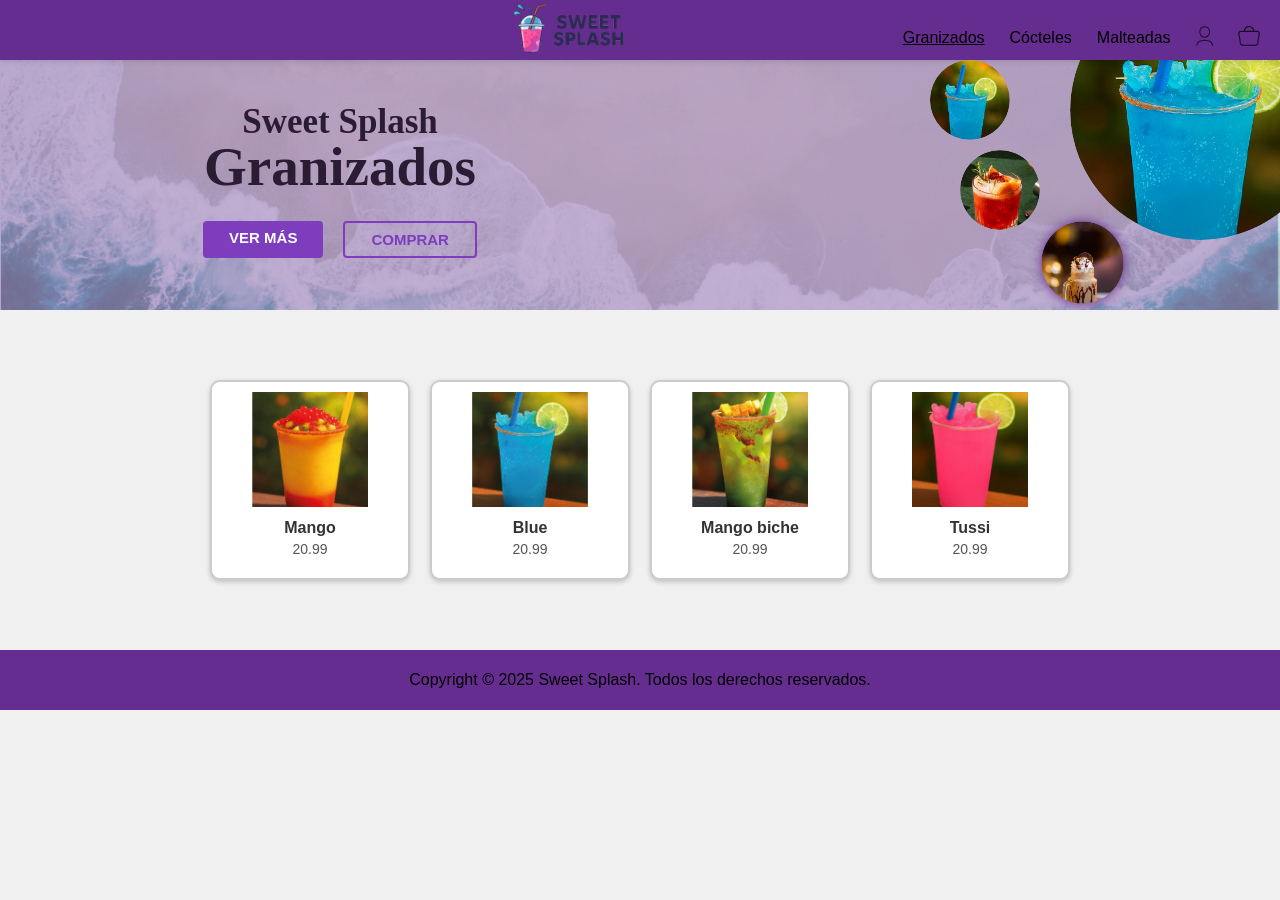
<file: granizados.html>
<!DOCTYPE html>
<html lang="en">
<head>
    <meta charset="UTF-8">
    <meta name="viewport" content="width=device-width, initial-scale=1.0">
    <title>Granizados</title>
    <link rel="stylesheet" href="style.css">
</head>
<header>
    <ul class="opciones">
        <il class="logo"><a href="index.html"><img height="60px" src="img/LogoPng.webp"></a></il>
        <li class="paginas" ><u>Granizados</u></li>
        <li class="paginas" ><a href="cocteles.html">Cócteles</a></li>
        <li class="paginas"><a href="malteadas.html">Malteadas</a></li>
        <li class="paginas"><img class="iconos" src="img/loginweb.webp"></li>
        <li class="paginas"><img class="iconos" src="img/carrito.webp"></li>
    </ul> 
</header>
<body>
    <div class = "banner" style = "background-image: url(img/BannerMarWeb.webp);">

        <div class = "contenedor-textos">
            <div class = "textos">
                <h1>Sweet Splash</h1>
                <h1>Granizados</h1>
                <div class="botones">
                    <h2>VER MÁS</h2>
                    <h2>COMPRAR</h2>
                </div>
            </div>
        </div>

        <div class = "contenedor-circulos">
            <div class = "circulos">
                <div class = "circulos-f1">
                    <img src="img/granizado_circulo.webp">
                    <img src= "img/coctel_Circulo.webp">
                    <img src="img/malteada_circulo.webp">
                </div>
                <div class = "circulos-f2">
                    <img src="img/granizado_circulo_grande.webp">
                </div>
            </div>
        </div>

    </div>
    <section class="productos">
        <div class ="todas_las_malteadas">
            <div class = "malteadas">
                <img src="img/Granizado Mango.png" alt="Mango" >
                <h4>Mango</h4>
                <p>20.99</p>
            </div>
            <div class = "malteadas">
                <img src="img/Blue.png" alt="Oreo Shake">
                <h4>Blue</h4>
                <p>20.99</p>
            </div>
            <div class = "malteadas">
                <img src="img/Mango biche.png" alt="Cafe Vainilla">
                <h4>Mango biche</h4>
                <p>20.99</p>
            </div>
            <div class = "malteadas">
                <img src="img/granizadoTussi.png" alt="">
                <h4>Tussi</h4>
                <p>20.99</p>
            </div>
        </div>
    </section>

    <footer>
        <div class="footer">
            <p>Copyright © 2025 Sweet Splash. Todos los derechos reservados.</p>
        </div>
    </footer>
</body>
</html>
</file>
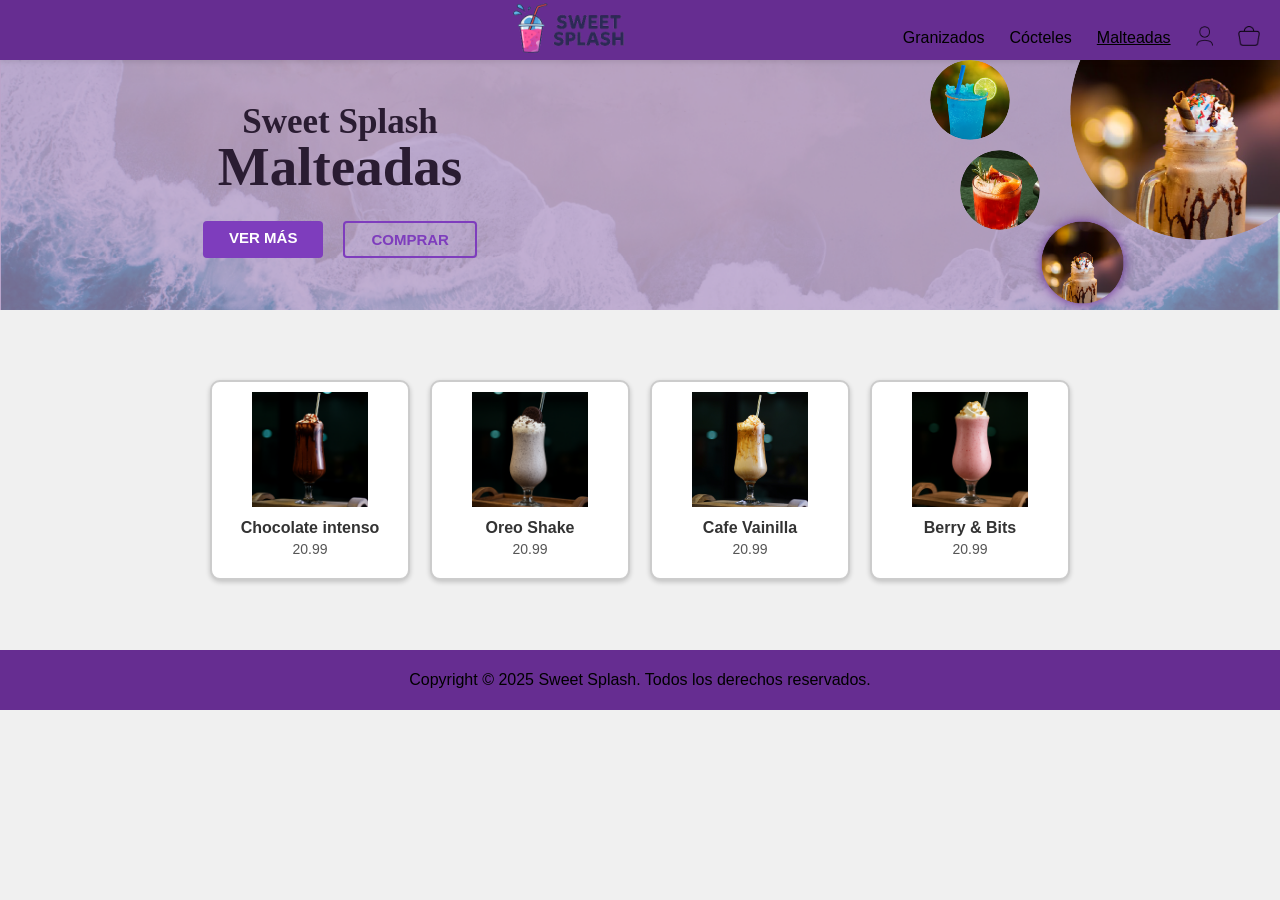
<file: malteadas.html>
<!DOCTYPE html>
<html lang="en">
<head>
    <meta charset="UTF-8">
    <meta name="viewport" content="width=device-width, initial-scale=1.0">
    <title>Malteadas</title>
    <link rel="stylesheet" href="style.css">
</head>
<header>
    <ul class="opciones">
        <il class="logo"><a href="index.html"><img height="60px" src="img/LogoPng.webp"></a></il>
        <li class="paginas" ><a href="granizados.html">Granizados</a></li>
        <li class="paginas" ><a href="cocteles.html">Cócteles</a></li>
        <li class="paginas"><u>Malteadas</u></li>
        <li class="paginas"><img class="iconos" src="img/loginweb.webp"></li>
        <li class="paginas"><img class="iconos" src="img/carrito.webp"></li>
    </ul>
</header>

<body>
    <div class = "banner" style = "background-image: url(img/BannerMarWeb.webp);">

        <div class = "contenedor-textos">
            <div class = "textos">
                <h1>Sweet Splash</h1>
                <h1>Malteadas</h1>
                <div class="botones">
                    <h2>VER MÁS</h2>
                    <h2>COMPRAR</h2>
                </div>
            </div>
        </div>

        <div class = "contenedor-circulos">
            <div class = "circulos">
                <div class = "circulos-f1">
                    <img src="img/granizado_circulo_sincontorno.webp">
                    <img src= "img/coctel_Circulo.webp">
                    <img src="img/malteada_circulo.webp">
                </div>
                <div class = "circulos-f2">
                    <img src="img/malteada_circulo_grande.webp">
                </div>
            </div>
        </div>

    </div>
    <section class="productos">
        <div class ="todas_las_malteadas">
            <div class = "malteadas">
                <img src="img/ChocolateIntenso.png" alt="Chocolate intenso" >
                <h4>Chocolate intenso</h4>
                <p>20.99</p>
            </div>
            <div class = "malteadas">
                <img src="img/OreoShake.png" alt="Oreo Shake">
                <h4>Oreo Shake</h4>
                <p>20.99</p>
            </div>
            <div class = "malteadas">
                <img src="img/CafeVainalla.png" alt="Cafe Vainilla">
                <h4>Cafe Vainilla</h4>
                <p>20.99</p>
            </div>
            <div class = "malteadas">
                <img src="img/Berry and Bits.png" alt="">
                <h4>Berry & Bits</h4>
                <p>20.99</p>
            </div>
        </div>
    </section>

    <footer>
        <div class="footer">
            <p>Copyright © 2025 Sweet Splash. Todos los derechos reservados.</p>
        </div>
    </footer>
</body>
</html>
</file>
<file: styles.css>
/* =========================================================
   Granizados NeMar — hoja de estilos principal
   Paleta basada en la identidad actual (morado + fruta)
   ========================================================= */

@font-face {
  font-family: "AcroterionJF";
  src: url("assets/fonts/Acroterion JF Regular.ttf") format("truetype");
  font-display: swap;
}

@font-face {
  font-family: "BenguiatProITCBook";
  src: url("assets/fonts/fonnts.com-Benguiat-Pro-ITC-Book-.otf") format("opentype");
  font-display: swap;
}

:root {
  --morado: #662d91;
  --morado-oscuro: #4a1f6b;
  --morado-claro: #8e4fc4;
  --morado-suave: #f4ecfb;
  --crema: #fff8f2;
  --amarillo: #ffb627;
  --rosa: #c2185b;
  --tinta: #2a1c32;
  --gris: #6b6273;
  --linea: #e8e2ee;
  --blanco: #ffffff;

  --fuente-titulos: "BenguiatProITCBook", Georgia, "Times New Roman", serif;
  --fuente-marca: "AcroterionJF", "BenguiatProITCBook", Georgia, serif;
  --fuente-texto: system-ui, -apple-system, "Segoe UI", Roboto, Arial, sans-serif;

  --radio: 18px;
  --radio-lg: 26px;
  --sombra: 0 12px 30px rgba(42, 28, 50, 0.09);
  --sombra-suave: 0 4px 14px rgba(42, 28, 50, 0.06);

  --ancho: 1200px;
  --espacio-seccion: clamp(3.5rem, 7vw, 6rem);
  --alto-header: 76px;
}

/* ---------- Reset ---------- */
*,
*::before,
*::after {
  box-sizing: border-box;
}

* {
  margin: 0;
}

html {
  scroll-behavior: smooth;
  scroll-padding-top: calc(var(--alto-header) + 12px);
  -webkit-text-size-adjust: 100%;
}

body {
  min-height: 100vh;
  min-height: 100svh;
  display: flex;
  flex-direction: column;
  font-family: var(--fuente-texto);
  color: var(--tinta);
  background: var(--blanco);
  line-height: 1.6;
  overflow-x: hidden;
}

main {
  flex: 1 0 auto;
}

img {
  display: block;
  max-width: 100%;
}

a {
  color: inherit;
}

button,
input,
select,
textarea {
  font: inherit;
  color: inherit;
}

h1,
h2,
h3,
h4 {
  font-family: var(--fuente-titulos);
  font-weight: 400;
  line-height: 1.15;
  letter-spacing: -0.01em;
}

:focus-visible {
  outline: 3px solid var(--amarillo);
  outline-offset: 3px;
  border-radius: 6px;
}

/* ---------- Utilidades ---------- */
.container {
  width: min(var(--ancho), 92%);
  margin-inline: auto;
}

.sr-only {
  position: absolute;
  width: 1px;
  height: 1px;
  padding: 0;
  margin: -1px;
  overflow: hidden;
  clip: rect(0 0 0 0);
  white-space: nowrap;
  border: 0;
}

.skip-link {
  position: absolute;
  top: -100px;
  left: 1rem;
  z-index: 2000;
  padding: 0.75rem 1.25rem;
  background: var(--morado);
  color: var(--blanco);
  border-radius: 0 0 10px 10px;
  text-decoration: none;
  font-weight: 700;
}

.skip-link:focus {
  top: 0;
}

.eyebrow {
  display: inline-block;
  margin-bottom: 0.6rem;
  font-size: 0.78rem;
  font-weight: 800;
  letter-spacing: 0.18em;
  text-transform: uppercase;
  color: var(--amarillo);
}

.eyebrow--dark {
  color: var(--morado);
}

/* ---------- Botones ---------- */
.btn {
  display: inline-flex;
  align-items: center;
  justify-content: center;
  gap: 0.5rem;
  padding: 0.85rem 1.6rem;
  border: 2px solid transparent;
  border-radius: 999px;
  font-size: 0.95rem;
  font-weight: 700;
  text-decoration: none;
  cursor: pointer;
  transition: transform 0.18s ease, box-shadow 0.18s ease,
    background-color 0.18s ease, color 0.18s ease;
}

.btn:hover {
  transform: translateY(-2px);
  box-shadow: 0 10px 20px rgba(42, 28, 50, 0.18);
}

.btn:active {
  transform: translateY(0);
}

.btn-primary {
  background: var(--morado);
  color: var(--blanco);
}

.btn-primary:hover {
  background: var(--morado-oscuro);
}

.btn-wa {
  background: #25d366;
  color: #0b3d1f;
}

.btn-wa:hover {
  background: #1fbe5a;
}

.btn-light {
  background: var(--blanco);
  color: var(--morado);
}

.btn-light:hover {
  background: var(--crema);
}

.btn-sm {
  padding: 0.6rem 1.1rem;
  font-size: 0.86rem;
}

.btn-block {
  width: 100%;
  margin-top: auto;
}

/* =========================================================
   HEADER
   ========================================================= */
.site-header {
  position: sticky;
  top: 0;
  z-index: 1000;
  height: var(--alto-header);
  display: flex;
  align-items: center;
  background: rgba(255, 255, 255, 0.94);
  backdrop-filter: blur(10px);
  border-bottom: 1px solid var(--linea);
}

.header-inner {
  display: flex;
  align-items: center;
  justify-content: space-between;
  gap: 1.5rem;
}

.brand {
  display: inline-flex;
  align-items: center;
  gap: 0.65rem;
  text-decoration: none;
  flex-shrink: 0;
}

.brand img {
  width: 48px;
  height: 48px;
  object-fit: contain;
}

.brand-text {
  display: flex;
  flex-direction: column;
  line-height: 1;
}

.brand-top {
  font-size: 0.6rem;
  font-weight: 800;
  letter-spacing: 0.22em;
  text-transform: uppercase;
  color: var(--gris);
}

.brand-bottom {
  font-family: var(--fuente-marca);
  font-size: 1.35rem;
  color: var(--morado);
  margin-top: 2px;
}

.nav {
  display: flex;
  align-items: center;
  gap: 1.5rem;
}

.nav > a:not(.btn) {
  position: relative;
  font-size: 0.94rem;
  font-weight: 600;
  text-decoration: none;
  color: var(--tinta);
  padding: 0.25rem 0;
}

.nav > a:not(.btn)::after {
  content: "";
  position: absolute;
  left: 0;
  bottom: -2px;
  width: 100%;
  height: 2px;
  background: var(--morado);
  transform: scaleX(0);
  transform-origin: left;
  transition: transform 0.22s ease;
}

.nav > a:not(.btn):hover::after {
  transform: scaleX(1);
}

.nav-toggle {
  display: none;
  flex-direction: column;
  justify-content: center;
  gap: 5px;
  width: 44px;
  height: 44px;
  padding: 10px;
  background: transparent;
  border: 1px solid var(--linea);
  border-radius: 12px;
  cursor: pointer;
}

.nav-toggle span {
  display: block;
  height: 2px;
  width: 100%;
  background: var(--morado);
  border-radius: 2px;
  transition: transform 0.2s ease, opacity 0.2s ease;
}

.site-header.nav-open .nav-toggle span:nth-child(1) {
  transform: translateY(7px) rotate(45deg);
}

.site-header.nav-open .nav-toggle span:nth-child(2) {
  opacity: 0;
}

.site-header.nav-open .nav-toggle span:nth-child(3) {
  transform: translateY(-7px) rotate(-45deg);
}

/* =========================================================
   HERO
   ========================================================= */
.hero {
  position: relative;
  isolation: isolate;
  min-height: clamp(540px, calc(100svh - var(--alto-header)), 780px);
  display: flex;
  align-items: center;
  padding: clamp(3rem, 6vw, 5rem) 0;
  background-image: url("assets/img/banner_home.webp");
  background-size: cover;
  background-position: center;
  background-repeat: no-repeat;
  color: var(--blanco);
  overflow: hidden;
}

.hero-overlay {
  position: absolute;
  inset: 0;
  z-index: -1;
  background:
    linear-gradient(100deg, rgba(42, 28, 50, 0.82) 0%, rgba(74, 31, 107, 0.6) 48%, rgba(102, 45, 145, 0.18) 100%),
    radial-gradient(circle at 78% 40%, rgba(255, 182, 39, 0.25), transparent 55%);
}

.hero-grid {
  display: grid;
  grid-template-columns: minmax(0, 1.05fr) minmax(0, 0.95fr);
  align-items: center;
  gap: 2rem;
}

.hero-copy {
  max-width: 620px;
}

.hero-title {
  display: flex;
  flex-wrap: wrap;
  align-items: baseline;
  gap: 0.2em 0.35em;
  margin-bottom: 1rem;
  font-size: clamp(2.7rem, 6.2vw, 5rem);
}

.hero-brand {
  font-family: var(--fuente-marca);
  color: var(--blanco);
  text-shadow: 0 4px 24px rgba(0, 0, 0, 0.35);
}

.hero-brand-alt {
  font-family: var(--fuente-marca);
  color: var(--amarillo);
  text-shadow: 0 4px 24px rgba(0, 0, 0, 0.35);
}

.hero-lead {
  max-width: 52ch;
  margin-bottom: 1.9rem;
  font-size: clamp(1rem, 1.4vw, 1.15rem);
  color: rgba(255, 255, 255, 0.92);
}

.hero-actions {
  display: flex;
  flex-wrap: wrap;
  gap: 0.8rem;
  margin-bottom: 1.9rem;
}

.hero-price {
  display: inline-flex;
  align-items: baseline;
  gap: 0.4rem;
  margin-bottom: 1.2rem;
  padding: 0.4rem 1rem;
  border: 1px solid rgba(255, 255, 255, 0.35);
  border-radius: 999px;
  background: rgba(255, 255, 255, 0.12);
  font-size: 0.9rem;
  font-weight: 600;
  color: rgba(255, 255, 255, 0.92);
}

.hero-price strong {
  font-family: var(--fuente-titulos);
  font-size: 1.35rem;
  font-weight: 400;
  color: var(--amarillo);
}

.hero-badges {
  display: flex;
  flex-wrap: wrap;
  gap: 0.5rem 1.4rem;
  list-style: none;
  padding: 0;
  font-size: 0.86rem;
  font-weight: 600;
  color: rgba(255, 255, 255, 0.88);
}

.hero-badges li {
  display: inline-flex;
  align-items: center;
  gap: 0.45rem;
}

.hero-badges li::before {
  content: "✓";
  display: inline-grid;
  place-items: center;
  width: 20px;
  height: 20px;
  border-radius: 50%;
  background: rgba(255, 255, 255, 0.18);
  font-size: 0.7rem;
  color: var(--amarillo);
}

/* Arte del hero: los tres granizados van anclados a la esquina superior derecha */
.hero-art {
  position: absolute;
  right: clamp(0.75rem, 3vw, 2.5rem);
  top: clamp(0.75rem, 2vw, 1.5rem);
  width: min(34vw, 650px, 78svh);
  aspect-ratio: 1;
  pointer-events: none;
}

.hero-circle {
  position: absolute;
  right: 0;
  top: 0;
  width: 75%;
  height: auto;
  filter: drop-shadow(0 26px 40px rgba(0, 0, 0, 0.38));
  animation: flotar 7s ease-in-out infinite;
}

.hero-circle-sm {
  position: absolute;
  width: 21%;
  height: auto;
  opacity: 0.97;
  filter: drop-shadow(0 12px 20px rgba(0, 0, 0, 0.32));
  animation: flotar 9s ease-in-out infinite reverse;
}

.hero-circle-sm--1 {
  right: 64.3%;
  top: 54%;
}

.hero-circle-sm--2 {
  right: 68%;
  top: 22%;
  width: 26.8%;
  animation-delay: -3s;
}

.hero-circle-sm--3 {
  right: 35%;
  top: 72.5%;
  width: 20%;
  animation-delay: -5s;
}

@keyframes flotar {
  0%,
  100% {
    transform: translateY(0);
  }
  50% {
    transform: translateY(-16px);
  }
}

/* =========================================================
   BENEFICIOS
   ========================================================= */
.benefits {
  background: var(--crema);
  border-bottom: 1px solid var(--linea);
  padding: 2.2rem 0;
}

.benefits-grid {
  display: grid;
  grid-template-columns: repeat(3, minmax(0, 1fr));
  gap: 1.5rem;
}

.benefit {
  display: flex;
  flex-direction: column;
  gap: 0.25rem;
}

.benefit-icon {
  font-size: 1.5rem;
  line-height: 1;
  margin-bottom: 0.35rem;
}

.benefit h2 {
  font-family: var(--fuente-texto);
  font-size: 1rem;
  font-weight: 800;
}

.benefit p {
  font-size: 0.9rem;
  color: var(--gris);
}

/* =========================================================
   SECCIONES
   ========================================================= */
.section {
  padding: var(--espacio-seccion) 0;
}

.section-alt {
  background:
    radial-gradient(circle at 100% 0%, rgba(255, 182, 39, 0.12), transparent 42%),
    var(--morado-suave);
}

.section-head {
  max-width: 720px;
  margin: 0 auto clamp(2.2rem, 4vw, 3.2rem);
  text-align: center;
}

.section-title {
  margin-bottom: 0.8rem;
  font-size: clamp(1.9rem, 4vw, 2.8rem);
  color: var(--morado-oscuro);
}

.section-sub {
  font-size: clamp(0.98rem, 1.3vw, 1.08rem);
  color: var(--gris);
}

/* =========================================================
   MENÚ
   ========================================================= */
.menu-group + .menu-group {
  margin-top: clamp(2.5rem, 5vw, 4rem);
}

.menu-group-title {
  display: flex;
  align-items: center;
  gap: 1rem;
  margin-bottom: 1.6rem;
  font-family: var(--fuente-texto);
  font-size: 0.82rem;
  font-weight: 800;
  letter-spacing: 0.16em;
  text-transform: uppercase;
  color: var(--morado);
}

.menu-group-title::after {
  content: "";
  flex: 1;
  height: 1px;
  background: var(--linea);
}

.product-grid {
  display: grid;
  grid-template-columns: repeat(2, minmax(0, 1fr));
  gap: clamp(1.25rem, 2.5vw, 2rem);
}

/* Si el grupo queda con un número impar de tarjetas, la última se centra */
@media (min-width: 821px) {
  .product-grid > .product-card:last-child:nth-child(odd) {
    grid-column: 1 / -1;
    width: calc(50% - clamp(0.625rem, 1.25vw, 1rem));
    justify-self: center;
  }
}

.product-card {
  display: flex;
  flex-direction: column;
  background: var(--blanco);
  border: 1px solid var(--linea);
  border-radius: var(--radio-lg);
  overflow: hidden;
  box-shadow: var(--sombra-suave);
  transition: transform 0.22s ease, box-shadow 0.22s ease;
}

.product-card:hover {
  transform: translateY(-6px);
  box-shadow: var(--sombra);
}

.product-media {
  position: relative;
  display: grid;
  place-items: center;
  height: auto;
  padding: 0.9rem 1rem;
  background:
    radial-gradient(circle at 50% 55%, rgba(142, 79, 196, 0.16), transparent 62%),
    linear-gradient(160deg, #fdf9ff, #f6eefc);
}

.product-media img {
  width: 100%;
  height: 130px;
  object-fit: contain;
  filter: drop-shadow(0 12px 16px rgba(42, 28, 50, 0.18));
  transition: transform 0.3s ease;
}

.product-card:hover .product-media img {
  transform: scale(1.05) rotate(-1.5deg);
}

.tag {
  position: absolute;
  top: 1rem;
  left: 1rem;
  z-index: 1;
  padding: 0.32rem 0.75rem;
  border-radius: 999px;
  background: var(--morado);
  color: var(--blanco);
  font-size: 0.7rem;
  font-weight: 800;
  letter-spacing: 0.08em;
  text-transform: uppercase;
}

.tag--pink {
  background: var(--rosa);
}

.product-body {
  display: flex;
  flex-direction: column;
  gap: 0.9rem;
  flex: 1;
  padding: clamp(1.2rem, 2.4vw, 1.75rem);
}

.product-name {
  font-size: 1.6rem;
  color: var(--morado-oscuro);
}

.product-desc {
  font-size: 0.95rem;
  color: var(--gris);
}

.product-meta {
  display: grid;
  gap: 0.85rem;
  margin: 0 0 0.4rem;
}

.product-meta dt {
  margin-bottom: 0.35rem;
  font-size: 0.72rem;
  font-weight: 800;
  letter-spacing: 0.12em;
  text-transform: uppercase;
  color: var(--morado);
}

.product-meta dd {
  margin: 0;
  font-size: 0.9rem;
  color: var(--tinta);
}

.chips {
  display: flex;
  flex-wrap: wrap;
  gap: 0.4rem;
}

.chips span {
  padding: 0.25rem 0.65rem;
  border-radius: 999px;
  background: var(--morado-suave);
  color: var(--morado-oscuro);
  font-size: 0.78rem;
  font-weight: 600;
}

.sizes {
  display: grid;
  grid-template-columns: repeat(3, minmax(0, 1fr));
  gap: 0.45rem;
}

.sizes span {
  display: flex;
  flex-direction: column;
  align-items: center;
  gap: 0.1rem;
  padding: 0.5rem 0.3rem;
  border-radius: 12px;
  background: #fff6e6;
  font-size: 0.76rem;
  color: var(--gris);
  text-align: center;
}

.sizes b {
  font-size: 0.92rem;
  color: var(--morado-oscuro);
}

/* --- Filtros por categoría de sabor --- */
.filter-hint {
  margin: -0.8rem 0 0.9rem;
  font-size: 0.85rem;
  color: var(--gris);
}

.flavor-filters {
  display: flex;
  flex-wrap: wrap;
  gap: 0.5rem;
  margin-bottom: 2rem;
}

.filter-chip {
  padding: 0.5rem 1rem;
  border: 1px solid #e6d8f5;
  border-radius: 999px;
  background: var(--blanco);
  font-family: inherit;
  font-size: 0.84rem;
  font-weight: 700;
  color: var(--morado-oscuro);
  cursor: pointer;
  transition: background 0.18s ease, color 0.18s ease, border-color 0.18s ease;
}

.filter-chip:hover {
  border-color: var(--morado);
  background: var(--morado-suave);
}

.filter-chip.is-active {
  background: var(--morado);
  border-color: var(--morado);
  color: var(--blanco);
}

.filter-chip:focus-visible {
  outline: 3px solid var(--amarillo);
  outline-offset: 2px;
}

.filter-empty {
  padding: 1.4rem;
  border: 1px dashed #d9c7ea;
  border-radius: var(--radio);
  background: var(--morado-suave);
  text-align: center;
  font-weight: 600;
  color: var(--morado-oscuro);
}

.product-card[hidden],
.menu-group[hidden] {
  display: none !important;
}

/* --- Precio visible sobre la imagen --- */
.price-badge {
  position: absolute;
  right: 0.9rem;
  bottom: 0.9rem;
  z-index: 2;
  display: inline-flex;
  align-items: baseline;
  gap: 0.3rem;
  padding: 0.4rem 0.85rem;
  border-radius: 999px;
  background: var(--blanco);
  box-shadow: 0 8px 18px rgba(42, 28, 50, 0.22);
  font-family: var(--fuente-titulos);
  font-size: 1.15rem;
  line-height: 1;
  color: var(--morado-oscuro);
}

.price-badge small {
  font-family: var(--fuente-texto);
  font-size: 0.62rem;
  font-weight: 800;
  letter-spacing: 0.08em;
  text-transform: uppercase;
  color: var(--morado);
}

/* --- Encabezado de la tarjeta --- */
.product-head {
  display: flex;
  flex-wrap: wrap;
  align-items: baseline;
  justify-content: space-between;
  gap: 0.25rem 0.75rem;
}

.product-cats {
  font-size: 0.72rem;
  font-weight: 700;
  letter-spacing: 0.06em;
  text-transform: uppercase;
  color: var(--morado);
}

/* --- Lista de precios por tamaño --- */
.size-list {
  display: grid;
  gap: 0.35rem;
  list-style: none;
  padding: 0;
  margin: 0;
}

.size-option {
  display: flex;
  align-items: center;
  justify-content: space-between;
  gap: 0.75rem;
  width: 100%;
  padding: 0.45rem 0.8rem;
  border: 1px solid transparent;
  border-radius: 10px;
  background: #fff6e6;
  font-family: inherit;
  font-size: 0.85rem;
  color: var(--gris);
  text-align: left;
  cursor: pointer;
  transition: background 0.18s ease, border-color 0.18s ease;
}

.size-option:hover {
  border-color: var(--morado);
  background: var(--morado-suave);
}

.size-option.is-selected {
  border-color: var(--morado-oscuro);
  background: var(--morado);
  color: #fff;
  transition: none;
}

.size-option.is-selected::after {
  content: "✓";
  font-weight: 700;
}

.size-option.is-selected b {
  color: #fff;
}

.size-option:focus-visible {
  outline: 3px solid var(--amarillo);
  outline-offset: 2px;
}

.size-option b {
  font-size: 0.95rem;
  color: var(--morado-oscuro);
}

/* --- Selector de cantidad (+ / -) --- */
.field-label {
  display: block;
  margin-bottom: 0.4rem;
  font-size: 0.9rem;
  font-weight: 700;
  color: var(--morado-oscuro);
}

.qty-control {
  display: inline-flex;
  align-items: center;
  justify-self: start;
  width: fit-content;
  border: 1px solid var(--linea);
  border-radius: 999px;
  overflow: hidden;
  background: var(--blanco);
}

.qty-btn {
  width: 44px;
  height: 44px;
  border: 0;
  background: var(--morado-suave);
  color: var(--morado-oscuro);
  font-family: inherit;
  font-size: 1.5rem;
  font-weight: 700;
  line-height: 1;
  cursor: pointer;
  transition: background 0.18s ease, color 0.18s ease;
}

.qty-btn:hover:not(:disabled) {
  background: var(--morado);
  color: #fff;
}

.qty-btn:disabled {
  opacity: 0.4;
  cursor: not-allowed;
}

.qty-btn:focus-visible {
  outline: 3px solid var(--amarillo);
  outline-offset: -3px;
}

.qty-value {
  min-width: 54px;
  text-align: center;
  font-weight: 700;
  font-size: 1.05rem;
  color: var(--morado-oscuro);
}

.card-qty {
  display: flex;
  align-items: center;
  justify-content: space-between;
  gap: 0.75rem;
  margin-top: auto;
  padding-top: 0.8rem;
  font-size: 0.82rem;
  font-weight: 700;
  color: var(--gris);
}

.qty-control--sm .qty-btn {
  width: 36px;
  height: 36px;
  font-size: 1.25rem;
}

.qty-control--sm .qty-value {
  min-width: 40px;
  font-size: 0.95rem;
}

.product-ingredients {
  font-size: 0.82rem;
  line-height: 1.5;
  color: var(--gris);
}

.product-ingredients strong {
  color: var(--morado-oscuro);
}

/* Cantidad y botón de pedido siempre al final de la tarjeta */
.product-card .btn-block {
  margin-top: 0.7rem;
}

/* --- Botón flotante de WhatsApp --- */
.wa-float {
  position: fixed;
  right: 1.1rem;
  bottom: 1.1rem;
  z-index: 60;
  display: inline-flex;
  align-items: center;
  gap: 0.5rem;
  padding: 0.75rem 1.1rem;
  border-radius: 999px;
  background: #25d366;
  color: #08331a;
  font-size: 0.9rem;
  font-weight: 800;
  text-decoration: none;
  box-shadow: 0 12px 26px rgba(37, 211, 102, 0.4);
  transition: transform 0.18s ease, box-shadow 0.18s ease;
}

.wa-float:hover {
  transform: translateY(-3px);
  box-shadow: 0 16px 32px rgba(37, 211, 102, 0.5);
}

.wa-float-icon {
  font-size: 1.1rem;
  line-height: 1;
}

.wa-float:focus-visible {
  outline: 3px solid var(--morado);
  outline-offset: 3px;
}

/* =========================================================
   PERSONALIZACIÓN
   ========================================================= */
.split {
  display: grid;
  grid-template-columns: minmax(0, 1fr) minmax(0, 1fr);
  align-items: start;
  gap: clamp(2rem, 5vw, 4.5rem);
}

.split-copy .section-title,
.split-copy .section-sub {
  text-align: left;
}

.split-copy .section-sub {
  margin-bottom: 2rem;
}

.option-list {
  display: grid;
  gap: 1.1rem;
  list-style: none;
  padding: 0;
}

.option-list li {
  display: flex;
  gap: 0.95rem;
  align-items: flex-start;
}

.option-icon {
  display: grid;
  place-items: center;
  flex-shrink: 0;
  width: 46px;
  height: 46px;
  border-radius: 14px;
  background: var(--blanco);
  box-shadow: var(--sombra-suave);
  font-size: 1.2rem;
}

.option-list h3 {
  font-family: var(--fuente-texto);
  font-size: 1rem;
  font-weight: 800;
  margin-bottom: 0.1rem;
}

.option-list p {
  font-size: 0.9rem;
  color: var(--gris);
}

/* Formulario / configurador */
.builder {
  display: grid;
  gap: 1.05rem;
  padding: clamp(1.4rem, 3vw, 2.2rem);
  background: var(--blanco);
  border: 1px solid var(--linea);
  border-radius: var(--radio-lg);
  box-shadow: var(--sombra);
  position: sticky;
  top: calc(var(--alto-header) + 20px);
}

.builder-title {
  font-size: 1.55rem;
  color: var(--morado-oscuro);
}

.builder-note {
  margin-top: -0.6rem;
  font-size: 0.82rem;
  color: var(--gris);
}

.field {
  display: grid;
  gap: 0.45rem;
  min-width: 0;
  padding: 0;
  border: 0;
}

.field > label,
.field > legend {
  font-size: 0.82rem;
  font-weight: 800;
  letter-spacing: 0.04em;
  text-transform: uppercase;
  color: var(--morado-oscuro);
  padding: 0;
}

.hint {
  font-weight: 500;
  letter-spacing: 0;
  text-transform: none;
  color: var(--gris);
}

.field select {
  width: 100%;
  padding: 0.75rem 0.9rem;
  background: var(--blanco);
  border: 1px solid var(--linea);
  border-radius: 12px;
  font-size: 0.95rem;
  cursor: pointer;
}

.field select:hover {
  border-color: var(--morado-claro);
}

.radio-row {
  display: flex;
  flex-wrap: wrap;
  gap: 0.5rem;
}

.radio-pill,
.check-pill {
  position: relative;
  cursor: pointer;
}

.radio-pill input,
.check-pill input {
  position: absolute;
  opacity: 0;
  width: 100%;
  height: 100%;
  margin: 0;
  cursor: pointer;
}

.radio-pill span,
.check-pill span {
  display: flex;
  flex-direction: column;
  justify-content: center;
  align-items: center;
  gap: 0.1rem;
  padding: 0.6rem 0.95rem;
  border: 1px solid var(--linea);
  border-radius: 12px;
  background: var(--blanco);
  font-size: 0.86rem;
  font-weight: 600;
  text-align: center;
  transition: background-color 0.18s ease, border-color 0.18s ease,
    color 0.18s ease;
}

.radio-pill span b {
  font-size: 0.95rem;
  color: var(--morado);
}

.radio-pill:hover span,
.check-pill:hover span {
  border-color: var(--morado-claro);
}

.radio-pill input:checked + span,
.check-pill input:checked + span {
  background: var(--morado);
  border-color: var(--morado);
  color: var(--blanco);
}

.radio-pill input:checked + span b {
  color: var(--blanco);
}

.radio-pill input:focus-visible + span,
.check-pill input:focus-visible + span {
  outline: 3px solid var(--amarillo);
  outline-offset: 2px;
}

.check-grid {
  display: grid;
  grid-template-columns: repeat(2, minmax(0, 1fr));
  gap: 0.5rem;
}

.check-pill span {
  align-items: flex-start;
  text-align: left;
  padding: 0.6rem 0.85rem;
  font-weight: 500;
}

.builder-total {
  display: flex;
  align-items: baseline;
  justify-content: space-between;
  gap: 1rem;
  margin-top: 0.2rem;
  padding-top: 1rem;
  border-top: 1px dashed var(--linea);
  font-size: 0.9rem;
  color: var(--gris);
}

.builder-total strong {
  font-family: var(--fuente-titulos);
  font-size: 1.9rem;
  font-weight: 400;
  color: var(--morado);
}

/* =========================================================
   PRECIOS
   ========================================================= */
.price-grid {
  display: grid;
  grid-template-columns: minmax(0, 1.15fr) minmax(0, 0.85fr);
  align-items: start;
  gap: clamp(1.5rem, 3vw, 2.5rem);
}

.table-wrap {
  overflow-x: auto;
  border: 1px solid var(--linea);
  border-radius: var(--radio);
  box-shadow: var(--sombra-suave);
}

.price-table {
  width: 100%;
  border-collapse: collapse;
  min-width: 420px;
  font-size: 0.95rem;
}

.price-table th,
.price-table td {
  padding: 1rem 1.2rem;
  text-align: left;
  border-bottom: 1px solid var(--linea);
}

.price-table thead th {
  background: var(--morado);
  color: var(--blanco);
  font-size: 0.78rem;
  font-weight: 800;
  letter-spacing: 0.1em;
  text-transform: uppercase;
}

.price-table tbody tr:nth-child(even) {
  background: #fbf7ff;
}

.price-table tbody tr:last-child td {
  border-bottom: 0;
}

.price-table td:last-child {
  font-weight: 800;
  color: var(--morado-oscuro);
  white-space: nowrap;
}

.price-notes {
  padding: clamp(1.3rem, 2.6vw, 2rem);
  background: var(--morado-suave);
  border: 1px solid #e6d8f5;
  border-radius: var(--radio-lg);
}

.price-notes h3 {
  font-size: 1.3rem;
  color: var(--morado-oscuro);
  margin-bottom: 0.9rem;
}

.check-list {
  display: grid;
  gap: 0.55rem;
  list-style: none;
  padding: 0;
  margin-bottom: 1rem;
}

.check-list li {
  position: relative;
  padding-left: 1.6rem;
  font-size: 0.92rem;
}

.check-list li::before {
  content: "✓";
  position: absolute;
  left: 0;
  top: 0;
  font-weight: 800;
  color: var(--morado);
}

.price-disclaimer {
  margin-bottom: 1.2rem;
  font-size: 0.82rem;
  color: var(--gris);
}

/* =========================================================
   CTA
   ========================================================= */
.cta-band {
  background:
    radial-gradient(circle at 15% 20%, rgba(255, 182, 39, 0.28), transparent 40%),
    linear-gradient(120deg, var(--morado-oscuro), var(--morado) 55%, var(--morado-claro));
  color: var(--blanco);
  padding: clamp(2.4rem, 5vw, 3.6rem) 0;
}

.cta-inner {
  display: flex;
  align-items: center;
  justify-content: space-between;
  flex-wrap: wrap;
  gap: 1.5rem;
}

.cta-inner h2 {
  font-size: clamp(1.7rem, 3.4vw, 2.4rem);
  margin-bottom: 0.25rem;
}

.cta-inner p {
  color: rgba(255, 255, 255, 0.85);
}

/* =========================================================
   FOOTER
   ========================================================= */
.site-footer {
  background: #241a2c;
  color: #e9e1f2;
  padding-top: clamp(2.8rem, 5vw, 4rem);
}

.footer-grid {
  display: grid;
  grid-template-columns: 1.8fr 1fr 1.2fr 1fr;
  gap: clamp(1.5rem, 3vw, 2.5rem);
}

.brand--footer {
  margin-bottom: 0.9rem;
}

.brand--logo {
  display: inline-block;
  padding: 0.5rem 0.8rem;
  background: var(--blanco);
  border-radius: 14px;
}

.brand--logo img {
  display: block;
  width: clamp(150px, 18vw, 190px);
  height: auto;
}

.brand--footer .brand-top {
  color: #b9a9c9;
}

.brand--footer .brand-bottom {
  color: var(--blanco);
}

.footer-brand p {
  max-width: 34ch;
  font-size: 0.9rem;
  color: #b9a9c9;
}

.footer-col h3 {
  margin-bottom: 0.9rem;
  font-family: var(--fuente-texto);
  font-size: 0.76rem;
  font-weight: 800;
  letter-spacing: 0.14em;
  text-transform: uppercase;
  color: var(--amarillo);
}

.footer-col ul {
  display: grid;
  gap: 0.45rem;
  list-style: none;
  padding: 0;
}

.footer-col li,
.footer-col a {
  font-size: 0.9rem;
  color: #d6cbe2;
  text-decoration: none;
}

.footer-col a:hover {
  color: var(--blanco);
  text-decoration: underline;
  text-underline-offset: 3px;
}

.footer-bottom {
  display: flex;
  flex-wrap: wrap;
  align-items: center;
  justify-content: space-between;
  gap: 0.5rem;
  margin-top: clamp(2rem, 4vw, 3rem);
  padding: 1.25rem 0;
  border-top: 1px solid rgba(255, 255, 255, 0.12);
  font-size: 0.8rem;
  color: #a999b8;
}

/* =========================================================
   DOMICILIOS
   ========================================================= */
.subheading {
  font-family: var(--fuente-texto);
  font-size: 0.78rem;
  font-weight: 800;
  letter-spacing: 0.14em;
  text-transform: uppercase;
  color: var(--morado);
}

.info-grid {
  display: grid;
  grid-template-columns: repeat(4, minmax(0, 1fr));
  gap: 1rem;
}

.info-card {
  display: flex;
  flex-direction: column;
  gap: 0.25rem;
  padding: 1.3rem;
  background: var(--blanco);
  border: 1px solid var(--linea);
  border-radius: var(--radio);
  box-shadow: var(--sombra-suave);
}

.info-icon {
  font-size: 1.35rem;
  line-height: 1;
  margin-bottom: 0.35rem;
}

.info-card h3 {
  font-family: var(--fuente-texto);
  font-size: 0.95rem;
  font-weight: 800;
}

.info-value {
  font-family: var(--fuente-titulos);
  font-size: 1.2rem;
  color: var(--morado);
  line-height: 1.2;
}

.info-note {
  font-size: 0.82rem;
  color: var(--gris);
}

.delivery-steps {
  display: grid;
  gap: 1.4rem;
  margin-top: 2.2rem;
  padding: clamp(1.4rem, 3vw, 2rem);
  background: var(--crema);
  border: 1px solid #f1e2d2;
  border-radius: var(--radio-lg);
}

.steps {
  display: grid;
  grid-template-columns: repeat(3, minmax(0, 1fr));
  gap: 1.2rem;
  list-style: none;
  padding: 0;
  margin: 0;
}

.step {
  display: flex;
  gap: 0.85rem;
  align-items: flex-start;
}

.step-num {
  display: grid;
  place-items: center;
  flex-shrink: 0;
  width: 38px;
  height: 38px;
  border-radius: 50%;
  background: var(--morado);
  color: var(--blanco);
  font-weight: 800;
  font-size: 0.9rem;
}

.step h4 {
  font-family: var(--fuente-texto);
  font-size: 0.95rem;
  font-weight: 800;
  margin-bottom: 0.1rem;
}

.step p {
  font-size: 0.85rem;
  color: var(--gris);
}

.delivery-steps .btn {
  justify-self: start;
}

/* =========================================================
   GALERÍA
   ========================================================= */
.gallery-grid {
  display: flex;
  flex-wrap: wrap;
  justify-content: center;
  gap: 1rem;
}

.gallery-item {
  flex: 0 0 calc((100% - 3rem) / 4);
}

@media (max-width: 980px) {
  .gallery-item {
    flex: 0 0 calc((100% - 1rem) / 2);
  }
}

@media (max-width: 560px) {
  .gallery-item {
    flex: 0 0 100%;
  }
}

.gallery-item {
  margin: 0;
  background: var(--blanco);
  border: 1px solid var(--linea);
  border-radius: var(--radio);
  overflow: hidden;
  box-shadow: var(--sombra-suave);
}

.gallery-item img {
  width: 100%;
  height: 210px;
  object-fit: contain;
  padding: 1rem;
  background: linear-gradient(160deg, #fdf9ff, #f4ecfb);
  transition: transform 0.3s ease;
}

.gallery-item:hover img {
  transform: scale(1.05);
}

.gallery-item figcaption {
  padding: 0.75rem 1rem;
  border-top: 1px solid var(--linea);
  text-align: center;
  font-size: 0.9rem;
  font-weight: 700;
}

.gallery-cta {
  display: flex;
  align-items: center;
  justify-content: space-between;
  flex-wrap: wrap;
  gap: 1rem;
  margin-top: 1.8rem;
  padding: 1.1rem 1.4rem;
  background: var(--blanco);
  border: 1px solid var(--linea);
  border-radius: var(--radio);
}

.gallery-cta p {
  font-size: 0.92rem;
  color: var(--gris);
}

/* =========================================================
   NOSOTROS
   ========================================================= */
.about-grid {
  display: grid;
  grid-template-columns: minmax(0, 1.15fr) minmax(0, 0.85fr);
  gap: clamp(2rem, 4vw, 3.5rem);
  align-items: start;
}

.about-text p {
  margin-bottom: 1rem;
  font-size: 1rem;
  color: #4d4455;
}

.about-text strong {
  color: var(--morado-oscuro);
}

.about-highlight {
  margin-top: 1.4rem;
  padding: 1rem 1.2rem;
  border-left: 4px solid var(--amarillo);
  border-radius: 0 12px 12px 0;
  background: var(--morado-suave);
  color: var(--morado-oscuro) !important;
  font-weight: 600;
}

.value-grid {
  display: grid;
  gap: 0.9rem;
}

.value-card {
  padding: 1.1rem 1.25rem;
  background: var(--blanco);
  border: 1px solid var(--linea);
  border-radius: var(--radio);
  box-shadow: var(--sombra-suave);
}

.value-icon {
  font-size: 1.3rem;
  line-height: 1;
}

.value-card h3 {
  font-family: var(--fuente-texto);
  font-size: 0.95rem;
  font-weight: 800;
  margin: 0.35rem 0 0.15rem;
}

.value-card p {
  font-size: 0.85rem;
  color: var(--gris);
}

/* =========================================================
   PROMOCIONES
   ========================================================= */
.promo-grid {
  display: grid;
  grid-template-columns: repeat(3, minmax(0, 1fr));
  gap: 1.2rem;
}

.promo-card {
  display: flex;
  flex-direction: column;
  gap: 0.5rem;
  padding: 1.5rem;
  background: var(--blanco);
  border: 1px solid var(--linea);
  border-radius: var(--radio-lg);
  box-shadow: var(--sombra-suave);
  transition: transform 0.2s ease, box-shadow 0.2s ease;
}

.promo-card:hover {
  transform: translateY(-4px);
  box-shadow: var(--sombra);
}

.promo-tag {
  align-self: flex-start;
  padding: 0.25rem 0.7rem;
  border-radius: 999px;
  background: var(--morado);
  color: var(--blanco);
  font-size: 0.68rem;
  font-weight: 800;
  letter-spacing: 0.08em;
  text-transform: uppercase;
}

.promo-tag--pink {
  background: var(--rosa);
}

.promo-tag--dark {
  background: var(--tinta);
}

.promo-card h3 {
  font-size: 1.3rem;
  color: var(--morado-oscuro);
}

.promo-card p {
  flex: 1;
  font-size: 0.9rem;
  color: var(--gris);
}

.promo-link {
  align-self: flex-start;
  font-size: 0.88rem;
  font-weight: 700;
  color: var(--morado);
  text-decoration: none;
}

.promo-link:hover {
  text-decoration: underline;
  text-underline-offset: 3px;
}

/* =========================================================
   CONTACTO / UBICACIÓN
   ========================================================= */
.contact-grid {
  display: grid;
  grid-template-columns: minmax(0, 1.05fr) minmax(0, 0.95fr);
  gap: clamp(1.5rem, 3vw, 2.5rem);
  align-items: stretch;
}

.map-card {
  position: relative;
  display: grid;
  place-items: center;
  min-height: 380px;
  overflow: hidden;
  border: 1px solid #e6d8f5;
  border-radius: var(--radio-lg);
  background:
    radial-gradient(circle at 30% 30%, rgba(255, 182, 39, 0.2), transparent 45%),
    repeating-linear-gradient(0deg, transparent 0 47px, rgba(102, 45, 145, 0.09) 47px 48px),
    repeating-linear-gradient(90deg, transparent 0 47px, rgba(102, 45, 145, 0.09) 47px 48px),
    #f5eefc;
}

.map-road {
  position: absolute;
  background: rgba(102, 45, 145, 0.16);
  border-radius: 999px;
}

.map-road--1 {
  width: 140%;
  height: 14px;
  top: 30%;
  left: -20%;
  transform: rotate(-18deg);
}

.map-road--2 {
  width: 120%;
  height: 10px;
  top: 62%;
  left: -10%;
  transform: rotate(24deg);
}

.map-road--3 {
  width: 12px;
  height: 120%;
  top: -10%;
  left: 62%;
  transform: rotate(8deg);
}

.map-pin {
  position: relative;
  z-index: 1;
  font-size: 2.8rem;
  filter: drop-shadow(0 10px 12px rgba(42, 28, 50, 0.25));
  animation: flotar 4s ease-in-out infinite;
}

.map-label {
  position: absolute;
  bottom: 1rem;
  left: 50%;
  transform: translateX(-50%);
  padding: 0.5rem 1rem;
  border-radius: 999px;
  background: var(--blanco);
  box-shadow: var(--sombra-suave);
  font-size: 0.82rem;
  font-weight: 700;
  color: var(--morado-oscuro);
  white-space: nowrap;
}

.contact-cards {
  display: grid;
  gap: 0.9rem;
}

.contact-card {
  display: flex;
  gap: 0.9rem;
  align-items: flex-start;
  padding: 1.1rem 1.2rem;
  background: var(--blanco);
  border: 1px solid var(--linea);
  border-radius: var(--radio);
  box-shadow: var(--sombra-suave);
}

.contact-icon {
  display: grid;
  place-items: center;
  flex-shrink: 0;
  width: 40px;
  height: 40px;
  border-radius: 12px;
  background: var(--morado-suave);
  font-size: 1.1rem;
}

.contact-card h3 {
  margin-bottom: 0.15rem;
  font-family: var(--fuente-texto);
  font-size: 0.72rem;
  font-weight: 800;
  letter-spacing: 0.12em;
  text-transform: uppercase;
  color: var(--morado);
}

.contact-card p {
  font-size: 0.92rem;
}

.contact-note {
  margin-top: 0.15rem;
  font-size: 0.8rem !important;
  color: var(--gris);
}

.pay-chips {
  display: flex;
  flex-wrap: wrap;
  gap: 0.35rem;
}

.pay-chips span {
  padding: 0.2rem 0.6rem;
  border: 1px solid #f0dfc8;
  border-radius: 999px;
  background: var(--crema);
  font-size: 0.78rem;
  font-weight: 600;
}

.social-row {
  display: flex;
  flex-wrap: wrap;
  gap: 0.5rem;
  margin-top: 0.35rem;
}

.social-row a {
  padding: 0.35rem 0.8rem;
  border-radius: 999px;
  background: var(--morado-suave);
  color: var(--morado-oscuro);
  font-size: 0.82rem;
  font-weight: 700;
  text-decoration: none;
}

.social-row a:hover {
  background: var(--morado);
  color: var(--blanco);
}

.contact-actions {
  display: flex;
  flex-wrap: wrap;
  justify-content: center;
  gap: 0.8rem;
  margin-top: 2rem;
}

/* =========================================================
   RESPONSIVE
   ========================================================= */
@media (max-width: 980px) {
  .hero-grid {
    grid-template-columns: 1fr;
  }

  .hero-art {
    display: none;
  }

  .hero-copy {
    max-width: 640px;
  }

  .split {
    grid-template-columns: 1fr;
  }

  .builder {
    position: static;
  }

  .price-grid {
    grid-template-columns: 1fr;
  }

  .footer-grid {
    grid-template-columns: repeat(2, minmax(0, 1fr));
  }
}

@media (max-width: 900px) {
  .nav-toggle {
    display: flex;
  }

  .nav {
    position: absolute;
    top: 100%;
    left: 0;
    right: 0;
    flex-direction: column;
    align-items: stretch;
    gap: 0.15rem;
    padding: 0 4%;
    max-height: 0;
    overflow: hidden;
    background: var(--blanco);
    border-bottom: 1px solid var(--linea);
    box-shadow: 0 18px 30px rgba(42, 28, 50, 0.12);
    transition: max-height 0.28s ease, padding 0.28s ease;
  }

  .site-header.nav-open .nav {
    max-height: 420px;
    padding: 0.75rem 4% 1.1rem;
  }

  .nav > a:not(.btn) {
    padding: 0.7rem 0.25rem;
    border-bottom: 1px solid var(--linea);
  }

  .nav > a:not(.btn)::after {
    display: none;
  }

  .nav .btn {
    margin-top: 0.6rem;
  }
}

@media (max-width: 820px) {
  .product-grid {
    grid-template-columns: 1fr;
  }

  .benefits-grid {
    grid-template-columns: 1fr;
    gap: 1.1rem;
  }
}

@media (max-width: 560px) {
  .hero {
    min-height: auto;
    padding: 3.5rem 0 4rem;
  }

  .hero-actions .btn {
    width: 100%;
  }

  .check-grid {
    grid-template-columns: 1fr;
  }

  .sizes {
    grid-template-columns: repeat(3, minmax(0, 1fr));
  }

  .footer-grid {
    grid-template-columns: 1fr;
  }

  .cta-inner .btn {
    width: 100%;
  }
}

/* Accesibilidad: menos movimiento */
@media (prefers-reduced-motion: reduce) {
  html {
    scroll-behavior: auto;
  }

  *,
  *::before,
  *::after {
    animation-duration: 0.01ms !important;
    animation-iteration-count: 1 !important;
    transition-duration: 0.01ms !important;
  }
}

/* =========================================================
   RESPONSIVE — SECCIONES NUEVAS
   ========================================================= */
@media (max-width: 980px) {
  .info-grid {
    grid-template-columns: repeat(2, minmax(0, 1fr));
  }

  .gallery-grid {
    grid-template-columns: repeat(2, minmax(0, 1fr));
  }

  .about-grid {
    grid-template-columns: 1fr;
  }

  .promo-grid {
    grid-template-columns: repeat(2, minmax(0, 1fr));
  }

  .contact-grid {
    grid-template-columns: 1fr;
  }

  .map-card {
    min-height: 320px;
  }
}

@media (max-width: 820px) {
  .steps {
    grid-template-columns: 1fr;
  }
}

@media (max-width: 560px) {
  .info-grid,
  .gallery-grid,
  .promo-grid {
    grid-template-columns: 1fr;
  }

  .gallery-cta {
    flex-direction: column;
    align-items: flex-start;
  }

  .gallery-item img {
    height: 180px;
  }

  .contact-actions .btn {
    width: 100%;
  }
}
</file>
<file: style.css>
@font-face {
font-family:'AcroterionJF' ;
src: url(fonts/Acroterion\ JF\ Regular.ttf);
}
@font-face {
    font-family: 'BenguiatProITCBook';
    src: url(fonts/fonnts.com-Benguiat-Pro-ITC-Book-.otf);
}
*{
    margin: 0;
    padding: 0;
    box-sizing: border-box;
}
body{
    font-family: Arial, sans-serif;
    background-color: #f0f0f0;
    margin: auto 0px;
    padding-top: 50px; /* espacio para que el contenido no quede tapado */
}
header {
    position: fixed;   
    top: 0;            
    left: 0;
    width: 100%;      
    background: #fff; 
    box-shadow: 0 2px 5px rgba(0,0,0,0.1); /* sombra para separar */
    z-index: 1000;     /* encima de todo */

    background-color: #662D91;
    height: 60px;
    display: flex;
    align-items: center;
    padding: 0 20px;
}
/* ======== HOME ======== */
.banner-home{
    width: 100%;
    height: 500px;
    background-size: cover;
    background-position: center;
    display: grid;
    grid-template-columns: 1fr 1fr;
    align-items: center;
    padding: 0 40px;
    box-sizing: border-box;
    overflow: hidden;
}
.banner-home h1{  
  text-shadow: 2px 2px 5px rgba(0, 0, 0, 0.8);
}

.titulo2 {
  color:#222;;  
  padding: 40px 20px;
  text-align: center;
}
.contenedor-categorias{
    width: 80%;
    max-width: 1200px;
    margin: auto;
    padding: 40px 0;
    display: grid;
    grid-template-columns: 1fr 1fr; 
    gap: 30px;
}
.categoria-fila1{
    display: grid;
    grid-template-columns: 1fr; 
    gap: 30px;
}
.card{
    border-radius: 10px;
	min-height: 200px;
	font-weight: bold;
	padding: 20px;
	position: relative;
	overflow: hidden;
	background-size: cover;
	background-position: center center;
    cursor: pointer;
}
.card:hover{
  transform: scale(1.05); 
  box-shadow: 0 8px 20px rgba(0,0,0,0.2); 
}


.titulos-categorias{
    color: aliceblue;
}

.banner2 {
    width: 100%;
    max-width: 2800px;
    height: 500px;
    background-size: cover;
    background-position: center;
}
.impacto {
  background: #f9f9f9;
  padding: 60px 20px;
  text-align: center;
}

.impacto .titulo-impacto {
  font-size: 2rem;
  margin-bottom: 10px;
  color: #222;
}

.impacto .descripcion-impacto {
  font-size: 1.1rem;
  margin-bottom: 40px;
  color: #555;
}

.bloques {
  display: flex;
  justify-content: center;
  gap: 30px;
  flex-wrap: wrap;
}

.bloque {
  background: white;
  border-radius: 8px;
  padding: 20px;
  flex: 1;
  min-width: 220px;
  max-width: 300px;
  box-shadow: 0 4px 10px rgba(0,0,0,0.1);
}

.bloque h3 {
  font-size: 2rem;
  color: #662D91;
  margin-bottom: 10px;
}

.bloque p {
  font-size: 1rem;
  color: #333;
}



/* izquierda vacía */
.left-space {
    flex: 1;
}

/* centro: logo */
.logo {
    flex: 1;
    display: flex;
    justify-content: center;
    align-items: center;
    gap: 10px;
    margin-left: 20%;
}

.logo img {
    height: 50px;
}

/* derecha: links + iconos */
.opciones {
    flex: 1;
    display: flex;
    justify-content: flex-end; 
    align-items: center;
    gap: 25px; 
    list-style: none;
    margin: 0;
    padding: 0;
}

/* le dimos color a los links*/
.opciones a {
    color: black;
    text-decoration: none;
    font-weight: none;
}

.iconos {
    height: 20px;
}

.paginas{
    margin-top: 15px;
    top: 50px;
}

*{
    margin: 0px ;
}
/* ======== BANNER ======== */
.banner {
    width: 100%;
    height: 260px;
    background-size: cover;
    background-position: center;
    display: grid;
    grid-template-columns: 1fr 1fr;
    align-items: center;
    padding: 0 40px;
    box-sizing: border-box;
    overflow: hidden;
}


/* ======== columna izquierda ======== */
.contenedor-textos {
    display: flex;
    flex-direction: column;
    align-items: center;
    justify-content: center;
}

.textos {
    display: flex;
    flex-direction: column;
    gap: 3px;
}

.textos h1:first-child {
    font-family: "Georgia", serif;
    font-size: 35px;
    text-align: center;
    color: #2a1c32;
    margin: 0;
}

.textos h1:nth-child(2) {
    font-family: "Georgia", serif;
    font-size: 55px;
    text-align: center;
    color: #2a1c32;
    font-weight: bold;
    margin: -10px 0 0 0;
}


/* -------- BOTONES -------- */
.botones {
    display: flex;
    gap: 20px;
    margin-top: 20px;
}    
.botones h2 {
    font-family: Arial, sans-serif;
    font-size: 15px;
    padding: 8px 26px;
    border-radius: 4px;
    cursor: pointer;
    text-align: center;
}

/* Botón 1 */
.botones h2:first-child {
    background-color: #7e3dbd;
    color: white;
}
.botones h2:first-child:hover{
    background-color: #662D91;
    color: #f0f0f0;
}

/* Botón 2 */
.botones h2:last-child {
    border: 2px solid #7e3dbd;
    color: #7e3dbd;
}
.botones h2:last-child:hover{
    background-color: #662D91;
    color: #f0f0f0;

}

/* ======== COLUMNA DERECHA ======== */
.contenedor-circulos {
    height: 100%;
    display: flex;
    /*justify-content: center;
    align-items: center;*/
}

.circulos {
    position: relative;
    width: 350px;
    height: 260px;
    display: flex;
    justify-content: center;
    align-items: center;
}


/* ----- CÍRCULO GRANDE ----- */
.circulos-f2 img {
    position: absolute;
    width: 260px;
    height: 260px;
    object-fit: cover;
    border-radius: 50%;
    right: -340px;
    top: -70px;
    bottom: 0;
    z-index: 1;
}


/* ----- CÍRCULOS PEQUEÑOS ----- */
.circulos-f1 {
    position: relative;
    width: 100%;
    height: 100%;
}

.circulos-f1 img {
    position: absolute;
    width: 80px;
    height: 80px;
    border-radius: 50%;
    object-fit: cover;
    z-index: 2;
}


/* Posiciones circulos */
.circulos-f1 img:nth-child(1) { /* granizado */
    top: 10px;
    right: -20px;
}

.circulos-f1 img:nth-child(2) { /* coctel */
    top: 100px;
    right: -50px;
}

.circulos-f1 img:nth-child(3) { /* malteada */
    width: 115px;
    height: 115px;
    bottom: -10px;
    right: -150px;
}

.todas_las_malteadas{
    display: flex;
    justify-content: center;
    gap: 20px;
    margin: 70px;
}

.malteadas{
    
    width: 200px;
    height: 200px;
    background-color: white;
    border: 2px solid #ccc;
    border-radius: 10px;
    box-shadow: 0 2px 5px rgba(0, 0, 0, 0.2);
    cursor: pointer;
}

.malteadas img {
  width: 100%;
  height: 125px;              /* imagen más pequeña para dejar espacio abajo */
  object-fit: cover;
  border-radius: 8px;
  padding-left: 40px;
  padding-right: 40px;
  padding-top: 10px;
  

}

.malteadas h4 {
  margin: 8px 0 4px;
  font-size: 16px;
  color: #333;
  text-align: center;
}

.malteadas p {
  margin: 0;
  font-size: 14px;
  color: #555;
  text-align: center;
}

/* Pie de pagina*/
.footer{
    height: 60px;
    text-align: center;
    background-color: #662D91;
    display: flex;         
    justify-content: center;
    align-items: center;
    
}
</file>
